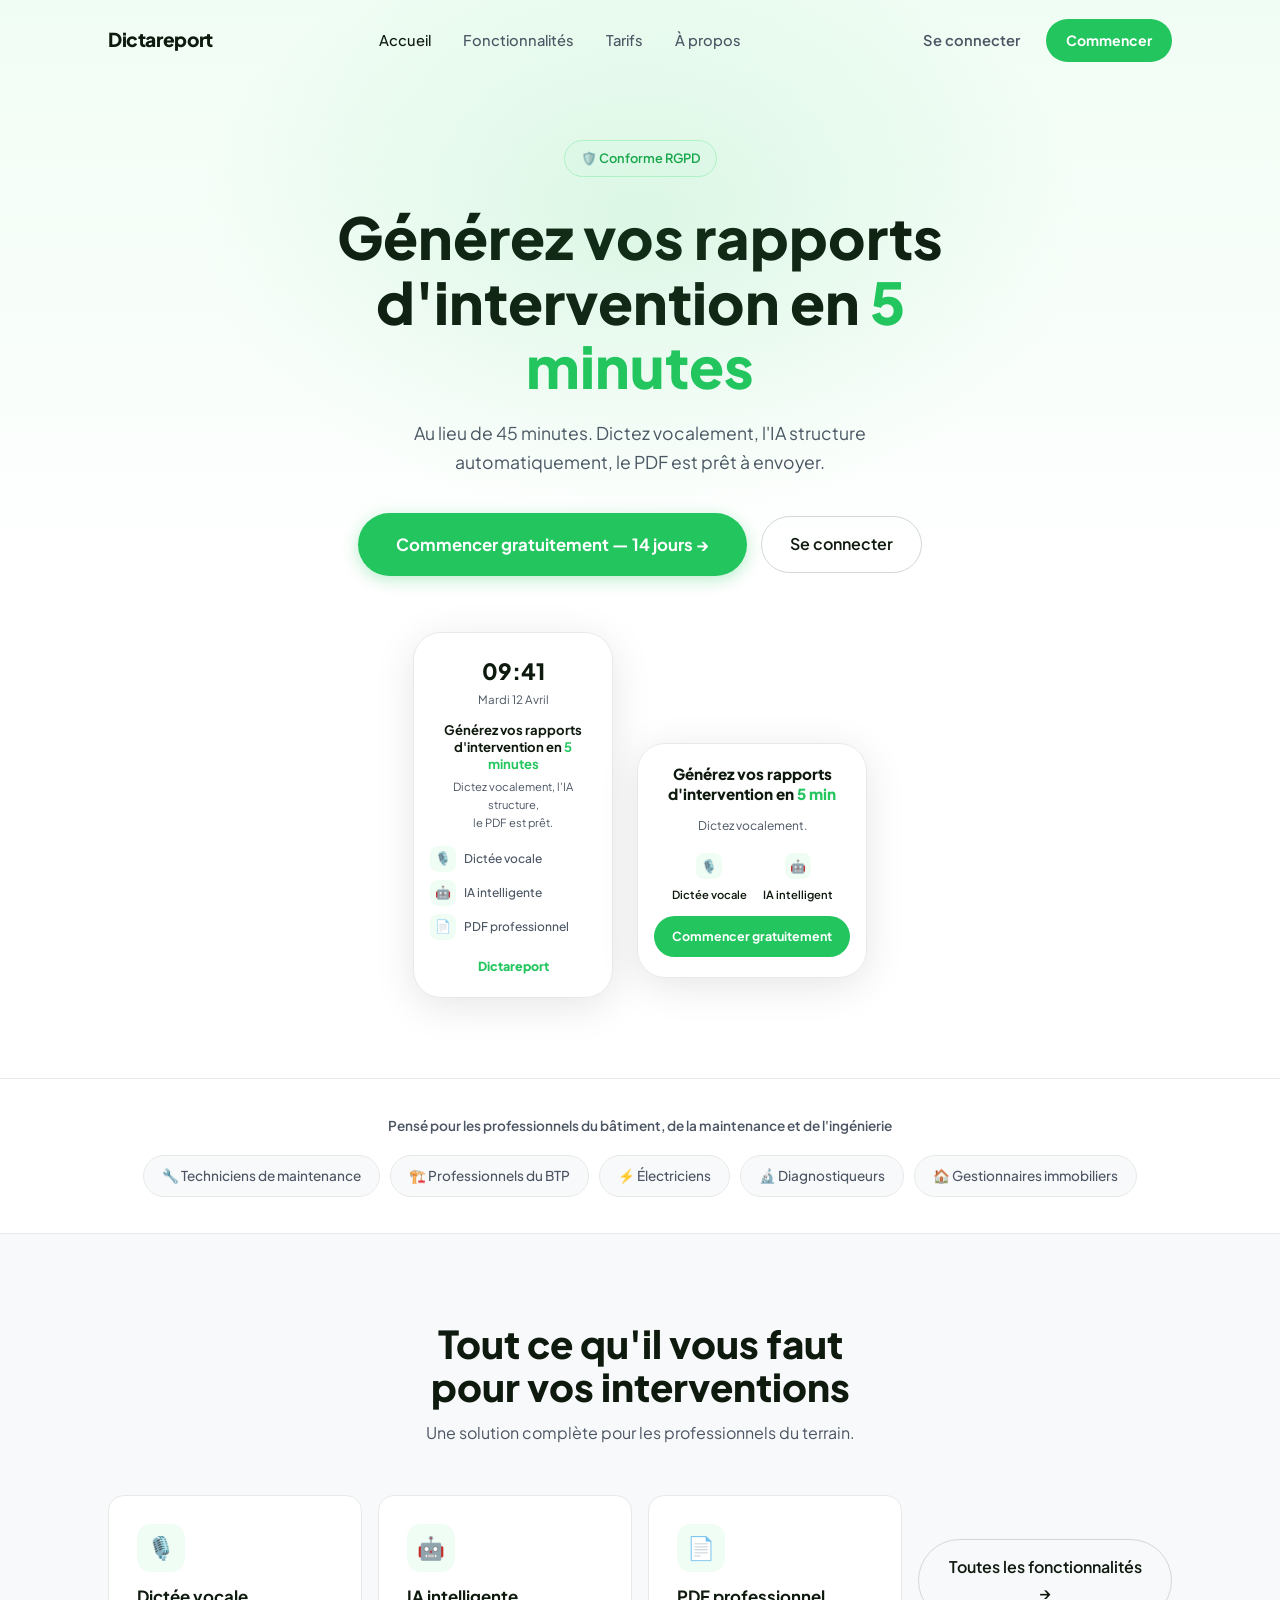
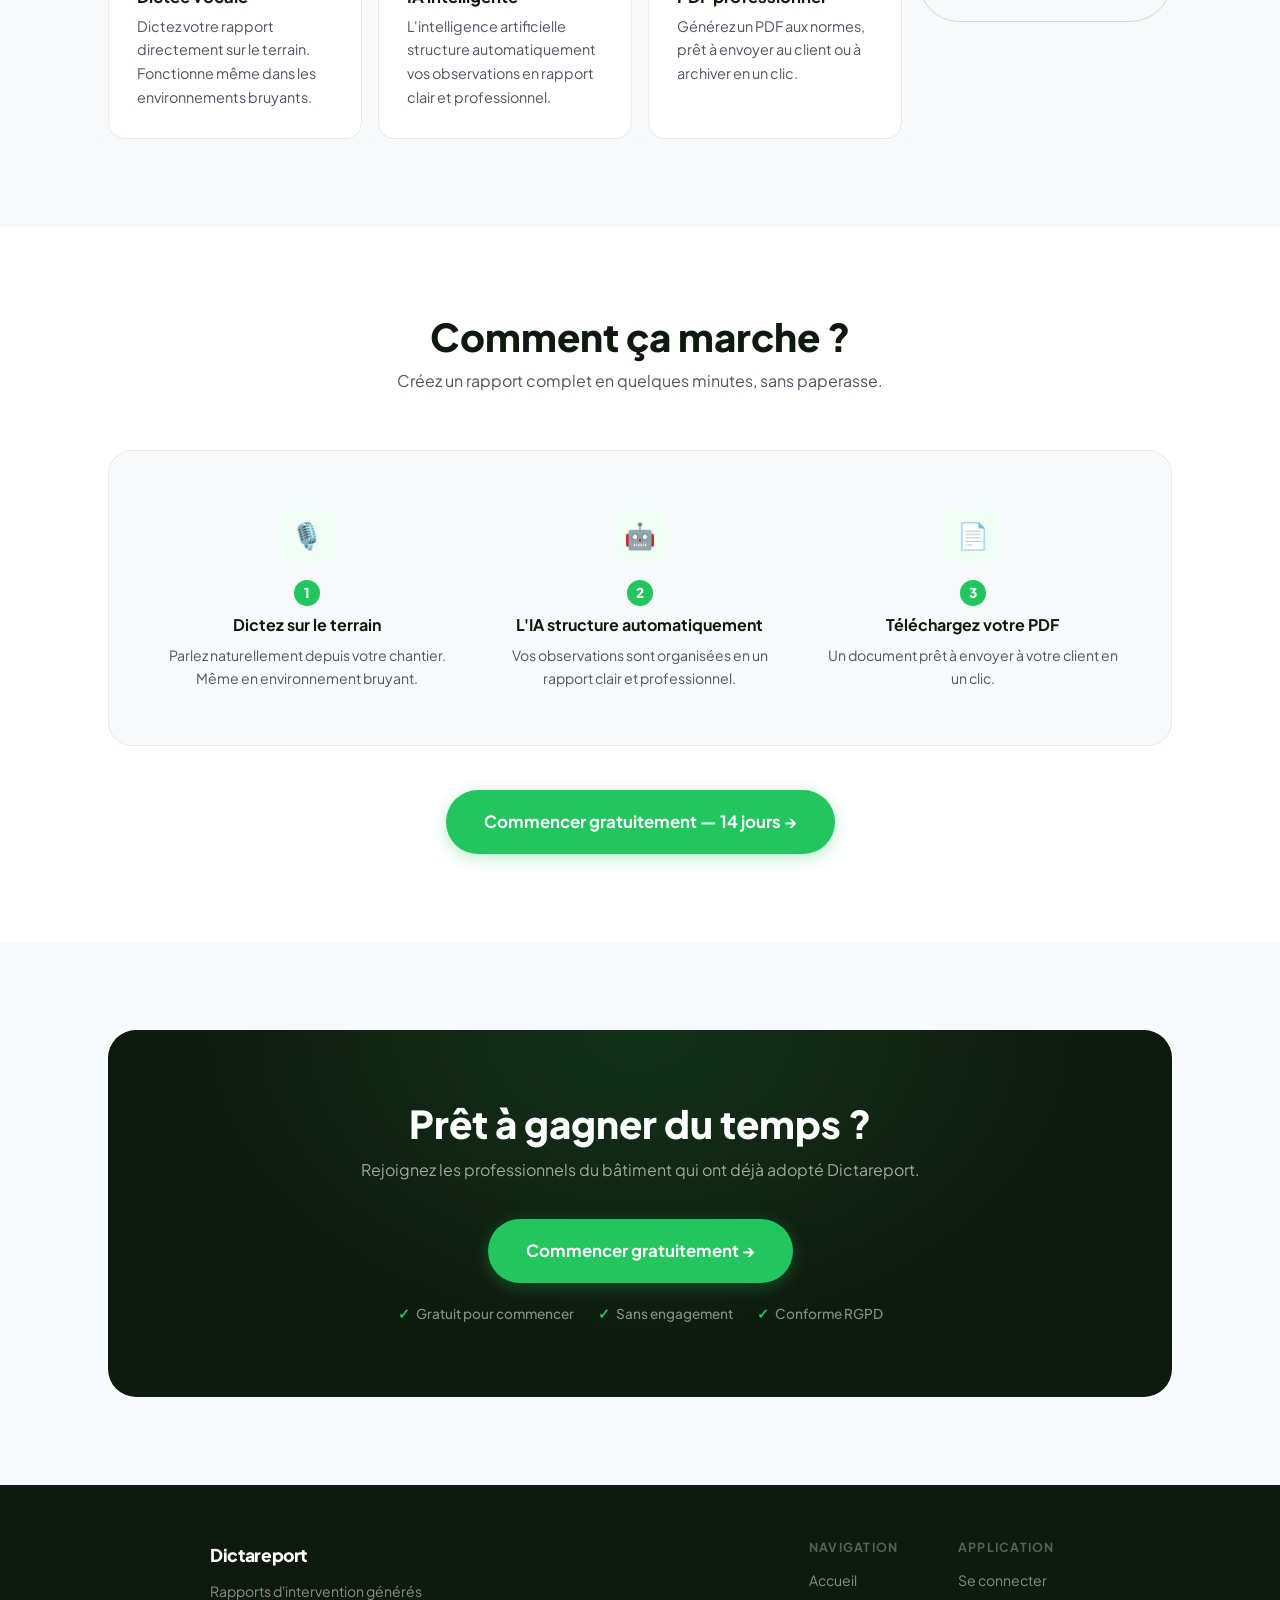
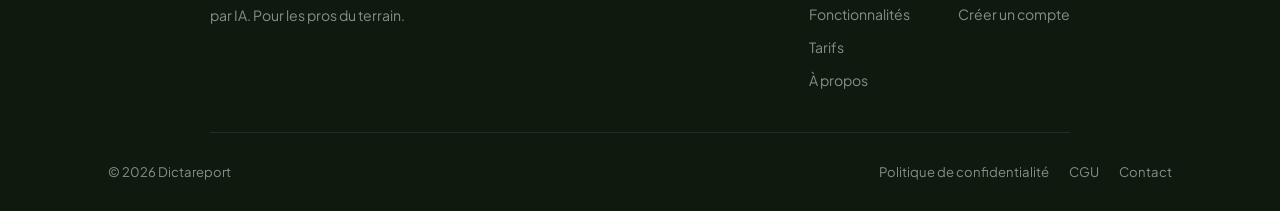
<file: index.html>
<!DOCTYPE html>
<html lang="fr">
<head>
  <meta charset="UTF-8" />
  <meta name="viewport" content="width=device-width, initial-scale=1.0" />
  <title>Dictareport – Générez vos rapports d'intervention en 5 minutes</title>
  <meta name="description" content="Au lieu de 45 minutes. Dictez vocalement sur le terrain, l'IA structure automatiquement, le PDF est prêt à envoyer. Essai gratuit 14 jours." />
  <meta name="keywords" content="rapport intervention IA, dictée vocale rapport, rapport technicien automatique, PDF intervention, Dictareport" />
  <meta name="robots" content="index, follow" />
  <link rel="canonical" href="https://dictareport.com/" />
  <meta property="og:title" content="Dictareport – Rapports d'intervention en 5 minutes" />
  <meta property="og:description" content="Dictez sur le terrain, l'IA structure automatiquement, le PDF est prêt à envoyer." />
  <meta property="og:type" content="website" />
  <meta property="og:url" content="https://dictareport.com/" />
  <meta name="twitter:card" content="summary_large_image" />

  <!-- PIXEL FB — décommenter quand tu auras ton ID
  <script>!function(f,b,e,v,n,t,s){if(f.fbq)return;n=f.fbq=function(){n.callMethod?n.callMethod.apply(n,arguments):n.queue.push(arguments)};if(!f._fbq)f._fbq=n;n.push=n;n.loaded=!0;n.version='2.0';n.queue=[];t=b.createElement(e);t.async=!0;t.src=v;s=b.getElementsByTagName(e)[0];s.parentNode.insertBefore(t,s)}(window,document,'script','https://connect.facebook.net/en_US/fbevents.js');fbq('init','TON_PIXEL_ID');fbq('track','PageView');</script>
  -->
  <!-- GTM — décommenter quand tu auras ton ID
  <script>(function(w,d,s,l,i){w[l]=w[l]||[];w[l].push({'gtm.start':new Date().getTime(),event:'gtm.js'});var f=d.getElementsByTagName(s)[0],j=d.createElement(s),dl=l!='dataLayer'?'&l='+l:'';j.async=true;j.src='https://www.googletagmanager.com/gtm.js?id='+i+dl;f.parentNode.insertBefore(j,f);})(window,document,'script','dataLayer','GTM-XXXXXXX');</script>
  -->

  <script type="application/ld+json">{"@context":"https://schema.org","@type":"SoftwareApplication","name":"Dictareport","description":"Générez vos rapports d'intervention en 5 minutes grâce à l'IA. Dictez, l'IA structure, le PDF est prêt.","applicationCategory":"BusinessApplication","operatingSystem":"Web","url":"https://dictareport.com","offers":{"@type":"Offer","price":"0","priceCurrency":"EUR"}}</script>

  <link rel="preconnect" href="https://fonts.googleapis.com">
  <link href="https://fonts.googleapis.com/css2?family=Plus+Jakarta+Sans:wght@400;500;600;700;800&display=swap" rel="stylesheet">
  <link rel="stylesheet" href="style.css" />
</head>
<body>

  <nav class="nav" id="navbar">
    <div class="nav-inner">
      <a href="index.html" class="logo">Dictareport</a>
      <button class="burger" id="burger"><span></span><span></span><span></span></button>
      <ul class="nav-links" id="navlinks">
        <li><a href="index.html" class="active">Accueil</a></li>
        <li><a href="fonctionnalites.html">Fonctionnalités</a></li>
        <li><a href="tarifs.html">Tarifs</a></li>
        <li><a href="a-propos.html">À propos</a></li>
      </ul>
      <div class="nav-right">
        <a href="https://hannibal-conseil-saas.vercel.app/login" target="_blank" class="nav-login">Se connecter</a>
        <a href="https://hannibal-conseil-saas.vercel.app/signup" target="_blank" class="nav-cta">Commencer</a>
      </div>
    </div>
  </nav>

  <!-- HERO -->
  <section class="hero">
    <div class="container">
      <div class="hero-badge">🛡️ Conforme RGPD</div>
      <h1>Générez vos rapports<br/>d'intervention en <span class="green">5 minutes</span></h1>
      <p class="hero-sub">Au lieu de 45 minutes. Dictez vocalement, l'IA structure automatiquement, le PDF est prêt à envoyer.</p>
      <div class="hero-cta">
        <a href="https://hannibal-conseil-saas.vercel.app/signup" target="_blank" class="btn-primary large">
          Commencer gratuitement — 14 jours →
        </a>
        <a href="https://hannibal-conseil-saas.vercel.app/login" target="_blank" class="btn-secondary">
          Se connecter
        </a>
      </div>

      <!-- Mockup téléphones style Canva -->
      <div class="hero-visual">
        <div class="phone-mock">
          <div class="phone-time">09:41</div>
          <div class="phone-date">Mardi 12 Avril</div>
          <div class="phone-title">Générez vos rapports<br/>d'intervention en <span class="green">5 minutes</span></div>
          <div class="phone-subtitle">Dictez vocalement, l'IA structure,<br/>le PDF est prêt.</div>
          <div class="phone-features">
            <div class="phone-feat"><div class="feat-icon">🎙️</div>Dictée vocale</div>
            <div class="phone-feat"><div class="feat-icon">🤖</div>IA intelligente</div>
            <div class="phone-feat"><div class="feat-icon">📄</div>PDF professionnel</div>
        </div>
          <div class="phone-brand">Dictareport</div>
        </div>
        <div class="phone-mock main">
          <div style="font-weight:800;font-size:0.95rem;margin-bottom:12px;line-height:1.3">Générez vos rapports<br/>d'intervention en <span class="green">5 min</span></div>
          <div style="font-size:0.75rem;color:var(--text-muted);margin-bottom:18px">Dictez vocalement.</div>
          <div style="display:flex;gap:16px;justify-content:center;margin-bottom:12px">
            <div style="text-align:center">
              <div class="feat-icon" style="margin:0 auto 6px">🎙️</div>
              <div style="font-size:0.7rem;font-weight:600">Dictée vocale</div>
            </div>
            <div style="text-align:center">
              <div class="feat-icon" style="margin:0 auto 6px">🤖</div>
              <div style="font-size:0.7rem;font-weight:600">IA intelligent</div>
            </div>
          </div>
          <a href="https://hannibal-conseil-saas.vercel.app/signup" target="_blank" style="display:block;background:var(--green);color:#fff;text-align:center;padding:10px;border-radius:100px;font-size:0.78rem;font-weight:700;margin-top:8px">
            Commencer gratuitement
          </a>
        </div>
      </div>
    </div>
  </section>

  <!-- SOCIAL PROOF -->
  <section class="social-proof">
    <div class="container">
      <p class="proof-text">Pensé pour les professionnels du bâtiment, de la maintenance et de l'ingénierie</p>
      <div class="proof-badges">
        <div class="proof-badge">🔧 Techniciens de maintenance</div>
        <div class="proof-badge">🏗️ Professionnels du BTP</div>
        <div class="proof-badge">⚡ Électriciens</div>
        <div class="proof-badge">🔬 Diagnostiqueurs</div>
        <div class="proof-badge">🏠 Gestionnaires immobiliers</div>
      </div>
    </div>
  </section>

  <!-- TOUT CE QU'IL VOUS FAUT -->
  <section class="features-section section">
    <div class="container">
      <h2>Tout ce qu'il vous faut<br/>pour vos interventions</h2>
      <p class="subtitle">Une solution complète pour les professionnels du terrain.</p>
      <div class="features-grid">
        <div class="feat-card fade-up">
          <div class="feat-card-icon">🎙️</div>
          <h3>Dictée vocale</h3>
          <p>Dictez votre rapport directement sur le terrain. Fonctionne même dans les environnements bruyants.</p>
        </div>
        <div class="feat-card fade-up">
          <div class="feat-card-icon">🤖</div>
          <h3>IA intelligente</h3>
          <p>L'intelligence artificielle structure automatiquement vos observations en rapport clair et professionnel.</p>
        </div>
        <div class="feat-card fade-up">
          <div class="feat-card-icon">📄</div>
          <h3>PDF professionnel</h3>
          <p>Générez un PDF aux normes, prêt à envoyer au client ou à archiver en un clic.</p>
        </div>
       <div class="center">
        <a href="fonctionnalites.html" class="btn-secondary">Toutes les fonctionnalités →</a>
      </div>
    </div>
  </section>

  <!-- COMMENT ÇA MARCHE -->
  <section class="how-section section">
    <div class="container">
      <h2>Comment ça marche ?</h2>
      <p class="subtitle">Créez un rapport complet en quelques minutes, sans paperasse.</p>
      <div class="how-box">
        <div class="how-steps">
          <div class="how-step fade-up">
            <div class="step-icon">🎙️</div>
            <div class="step-num-badge">1</div>
            <h3>Dictez sur le terrain</h3>
            <p>Parlez naturellement depuis votre chantier. Même en environnement bruyant.</p>
          </div>
          <div class="how-step fade-up">
            <div class="step-icon">🤖</div>
            <div class="step-num-badge">2</div>
            <h3>L'IA structure automatiquement</h3>
            <p>Vos observations sont organisées en un rapport clair et professionnel.</p>
          </div>
          <div class="how-step fade-up">
            <div class="step-icon">📄</div>
            <div class="step-num-badge">3</div>
            <h3>Téléchargez votre PDF</h3>
            <p>Un document prêt à envoyer à votre client en un clic.</p>
          </div>
        </div>
      </div>
      <div class="center">
        <a href="https://hannibal-conseil-saas.vercel.app/signup" target="_blank" class="btn-primary large">
          Commencer gratuitement — 14 jours →
        </a>
      </div>
    </div>
  </section>

  <!-- CTA FINAL -->
  <section class="cta-section section">
    <div class="container">
      <div class="cta-box">
        <h2>Prêt à gagner du temps ?</h2>
        <p>Rejoignez les professionnels du bâtiment qui ont déjà adopté Dictareport.</p>
        <a href="https://hannibal-conseil-saas.vercel.app/signup" target="_blank" class="btn-primary large">
          Commencer gratuitement →
        </a>
        <div class="cta-perks">
          <div class="cta-perk">Gratuit pour commencer</div>
          <div class="cta-perk">Sans engagement</div>
          <div class="cta-perk">Conforme RGPD</div>
        </div>
      </div>
    </div>
  </section>

  <!-- FOOTER -->
  <footer class="footer">
    <div class="container">
      <div class="footer-inner">
        <div class="footer-brand">
          <a href="index.html" class="logo">Dictareport</a>
          <p>Rapports d'intervention générés par IA. Pour les pros du terrain.</p>
        </div>
        <div class="footer-links">
          <div class="footer-col">
            <h4>Navigation</h4>
            <a href="index.html">Accueil</a>
            <a href="fonctionnalites.html">Fonctionnalités</a>
            <a href="tarifs.html">Tarifs</a>
            <a href="a-propos.html">À propos</a>
          </div>
          <div class="footer-col">
            <h4>Application</h4>
            <a href="https://hannibal-conseil-saas.vercel.app/login" target="_blank">Se connecter</a>
            <a href="https://hannibal-conseil-saas.vercel.app/signup" target="_blank">Créer un compte</a>
          </div>
        </div>
      </div>
      <div class="footer-bottom">
        <span>© 2026 Dictareport</span>
        <div class="footer-legal">
          <a href="mentions-legales.html#confidentialite">Politique de confidentialité</a>
          <a href="mentions-legales.html#cgu">CGU</a>
          <a href="a-propos.html">Contact</a>
        </div>
      </div>
    </div>
  </footer>

  <script src="main.js"></script>
</body>
</html>
</file>
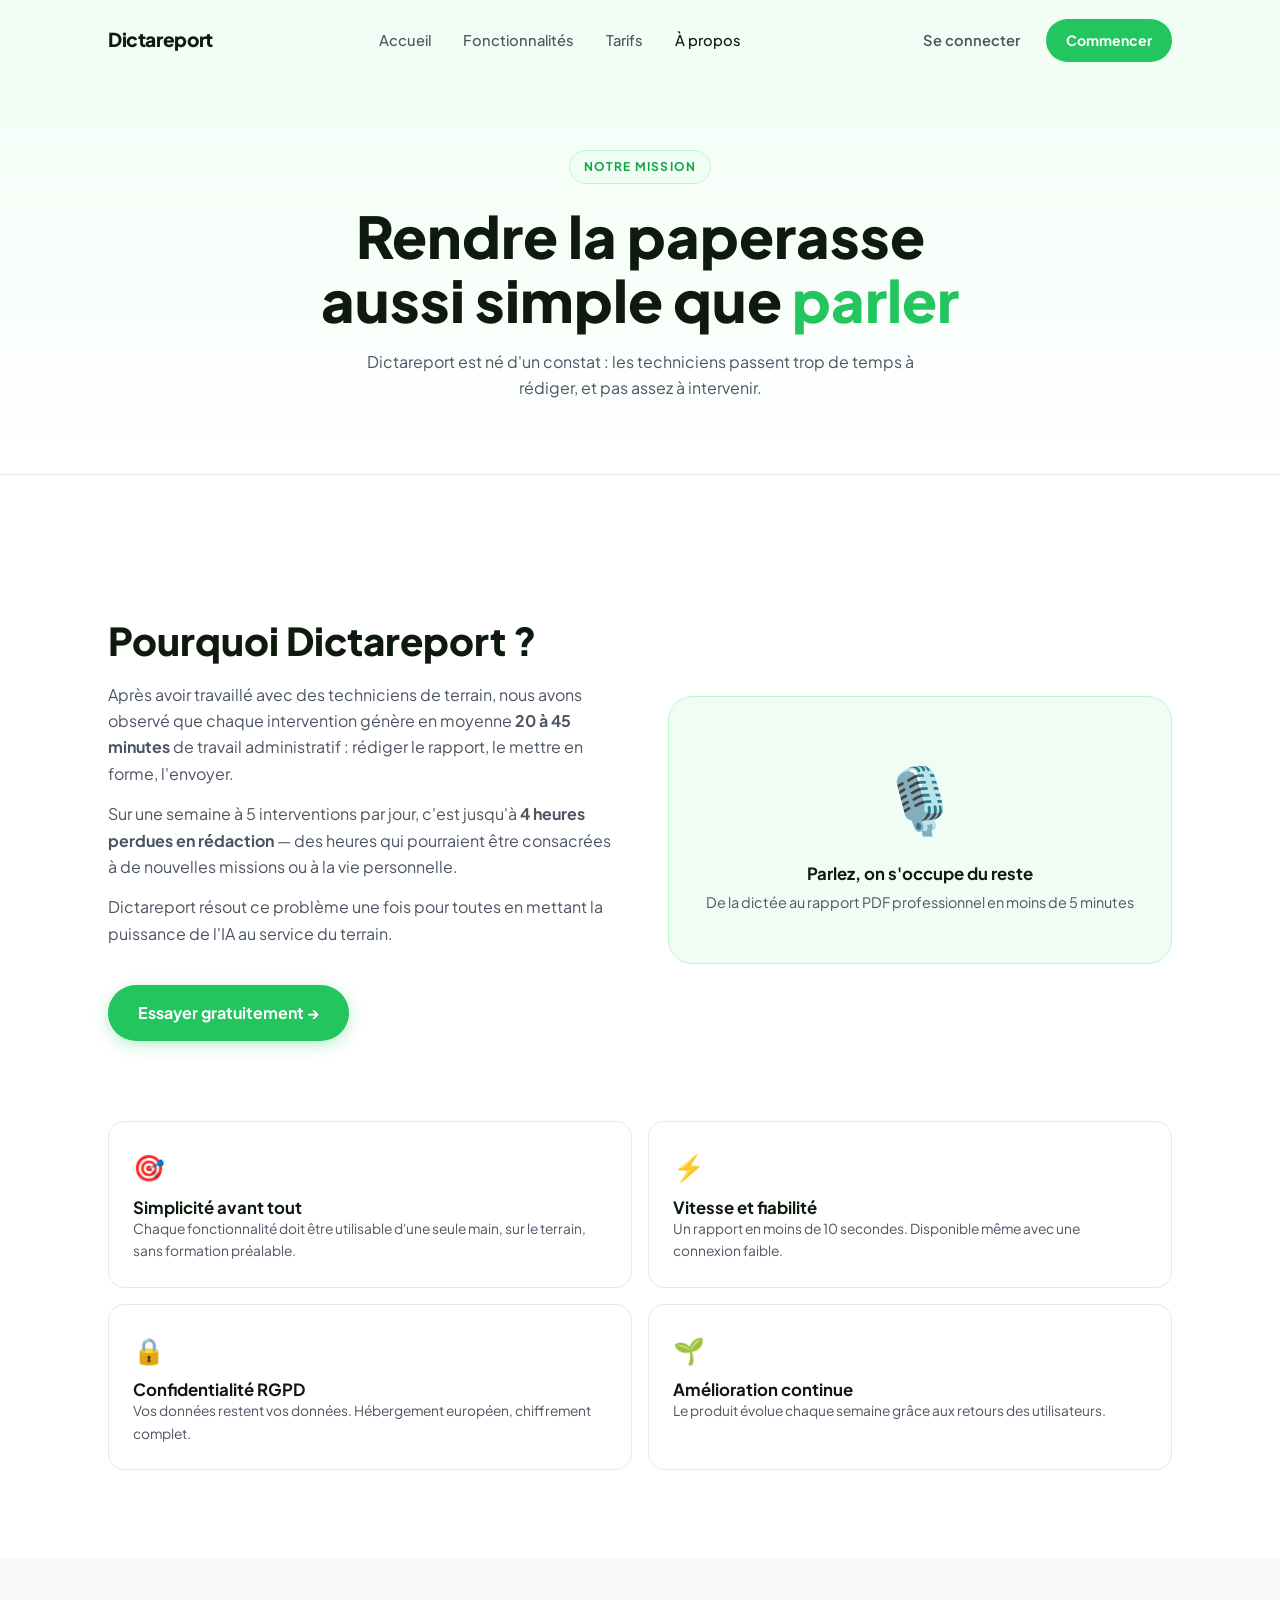
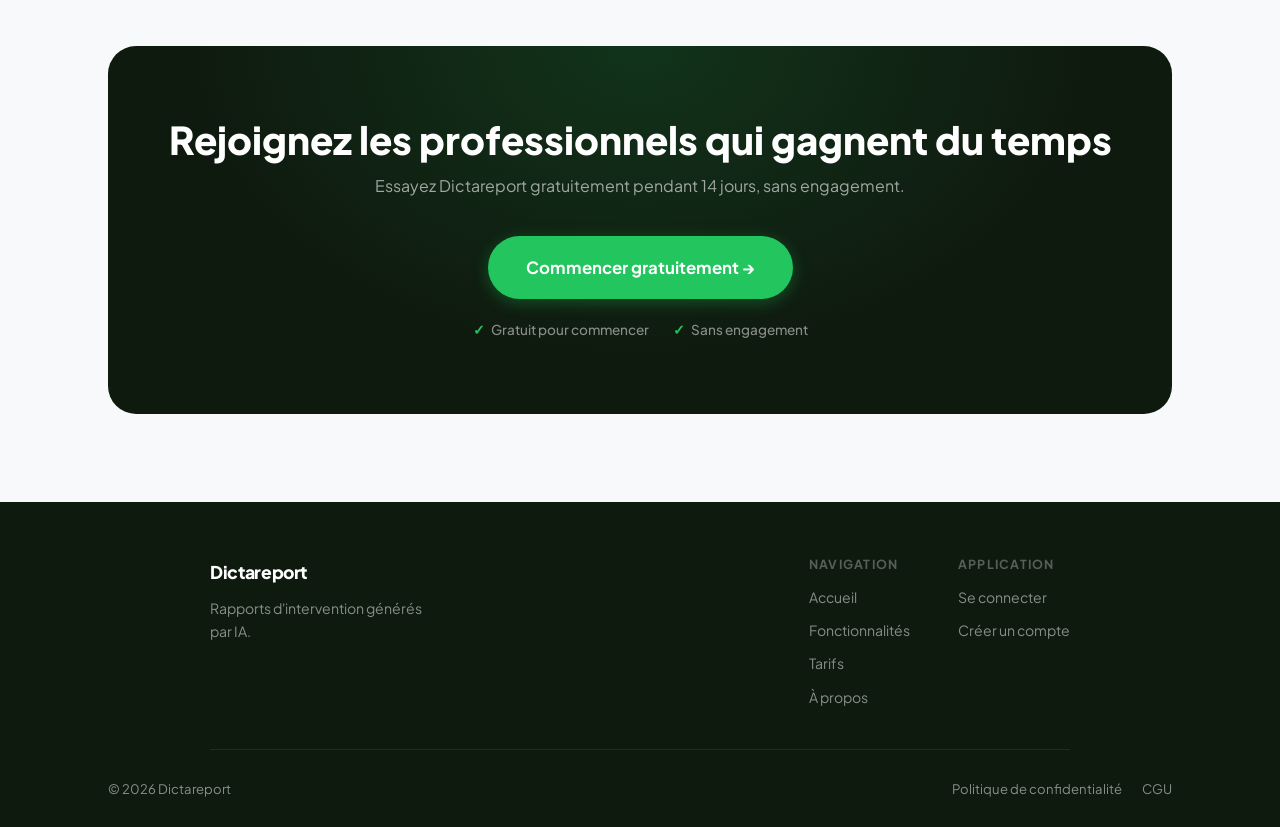
<file: a-propos.html>
<!DOCTYPE html>
<html lang="fr">
<head>
  <meta charset="UTF-8" /><meta name="viewport" content="width=device-width, initial-scale=1.0" />
  <title>À propos – Dictareport</title>
  <meta name="description" content="Découvrez la mission de Dictareport : simplifier la rédaction des rapports d'intervention pour les professionnels du terrain grâce à l'IA." />
  <meta name="robots" content="index, follow" />
  <link rel="canonical" href="https://dictareport.com/a-propos.html" />
  <link rel="preconnect" href="https://fonts.googleapis.com">
  <link href="https://fonts.googleapis.com/css2?family=Plus+Jakarta+Sans:wght@400;500;600;700;800&display=swap" rel="stylesheet">
  <link rel="stylesheet" href="style.css" />
</head>
<body>
  <nav class="nav" id="navbar">
    <div class="nav-inner">
      <a href="index.html" class="logo">Dictareport</a>
      <button class="burger" id="burger"><span></span><span></span><span></span></button>
      <ul class="nav-links" id="navlinks">
        <li><a href="index.html">Accueil</a></li>
        <li><a href="fonctionnalites.html">Fonctionnalités</a></li>
        <li><a href="tarifs.html">Tarifs</a></li>
        <li><a href="a-propos.html" class="active">À propos</a></li>
      </ul>
      <div class="nav-right">
        <a href="https://hannibal-conseil-saas.vercel.app/login" target="_blank" class="nav-login">Se connecter</a>
        <a href="https://hannibal-conseil-saas.vercel.app/signup" target="_blank" class="nav-cta">Commencer</a>
      </div>
    </div>
  </nav>

  <section class="page-hero">
    <div class="container">
      <div class="label">Notre mission</div>
      <h1>Rendre la paperasse<br/>aussi simple que <span class="green">parler</span></h1>
      <p>Dictareport est né d'un constat : les techniciens passent trop de temps à rédiger, et pas assez à intervenir.</p>
    </div>
  </section>

  <section class="section">
    <div class="container">
      <div class="about-grid">
        <div class="about-text">
          <h2 style="margin-bottom:20px">Pourquoi Dictareport ?</h2>
          <p>Après avoir travaillé avec des techniciens de terrain, nous avons observé que chaque intervention génère en moyenne <strong>20 à 45 minutes</strong> de travail administratif : rédiger le rapport, le mettre en forme, l'envoyer.</p>
          <p>Sur une semaine à 5 interventions par jour, c'est jusqu'à <strong>4 heures perdues en rédaction</strong> — des heures qui pourraient être consacrées à de nouvelles missions ou à la vie personnelle.</p>
          <p>Dictareport résout ce problème une fois pour toutes en mettant la puissance de l'IA au service du terrain.</p>
          <a href="https://hannibal-conseil-saas.vercel.app/signup" target="_blank" class="btn-primary" style="margin-top:24px">Essayer gratuitement →</a>
        </div>
        <div class="about-visual fade-up">
          <div class="icon">🎙️</div>
          <h3 style="margin-bottom:8px">Parlez, on s'occupe du reste</h3>
          <p style="color:var(--text-muted);font-size:0.9rem">De la dictée au rapport PDF professionnel en moins de 5 minutes</p>
        </div>
      </div>

      <div class="values-grid" style="margin-top:80px">
        <div class="value-card fade-up"><div class="v-icon">🎯</div><h3>Simplicité avant tout</h3><p>Chaque fonctionnalité doit être utilisable d'une seule main, sur le terrain, sans formation préalable.</p></div>
        <div class="value-card fade-up"><div class="v-icon">⚡</div><h3>Vitesse et fiabilité</h3><p>Un rapport en moins de 10 secondes. Disponible même avec une connexion faible.</p></div>
        <div class="value-card fade-up"><div class="v-icon">🔒</div><h3>Confidentialité RGPD</h3><p>Vos données restent vos données. Hébergement européen, chiffrement complet.</p></div>
        <div class="value-card fade-up"><div class="v-icon">🌱</div><h3>Amélioration continue</h3><p>Le produit évolue chaque semaine grâce aux retours des utilisateurs.</p></div>
      </div>
    </div>
  </section>

  <section class="cta-section section">
    <div class="container">
      <div class="cta-box">
        <h2>Rejoignez les professionnels qui gagnent du temps</h2>
        <p>Essayez Dictareport gratuitement pendant 14 jours, sans engagement.</p>
        <a href="https://hannibal-conseil-saas.vercel.app/signup" target="_blank" class="btn-primary large">Commencer gratuitement →</a>
        <div class="cta-perks"><div class="cta-perk">Gratuit pour commencer</div><div class="cta-perk">Sans engagement</div></div>
      </div>
    </div>
  </section>

  <footer class="footer">
    <div class="container">
      <div class="footer-inner">
        <div class="footer-brand"><a href="index.html" class="logo">Dictareport</a><p>Rapports d'intervention générés par IA.</p></div>
        <div class="footer-links">
          <div class="footer-col"><h4>Navigation</h4><a href="index.html">Accueil</a><a href="fonctionnalites.html">Fonctionnalités</a><a href="tarifs.html">Tarifs</a><a href="a-propos.html">À propos</a></div>
          <div class="footer-col"><h4>Application</h4><a href="https://hannibal-conseil-saas.vercel.app/login" target="_blank">Se connecter</a><a href="https://hannibal-conseil-saas.vercel.app/signup" target="_blank">Créer un compte</a></div>
        </div>
      </div>
      <div class="footer-bottom"><span>© 2026 Dictareport</span><div class="footer-legal"><a href="mentions-legales.html#confidentialite">Politique de confidentialité</a><a href="mentions-legales.html#cgu">CGU</a></div></div>
    </div>
  </footer>
  <script src="main.js"></script>
</body>
</html>
</file>
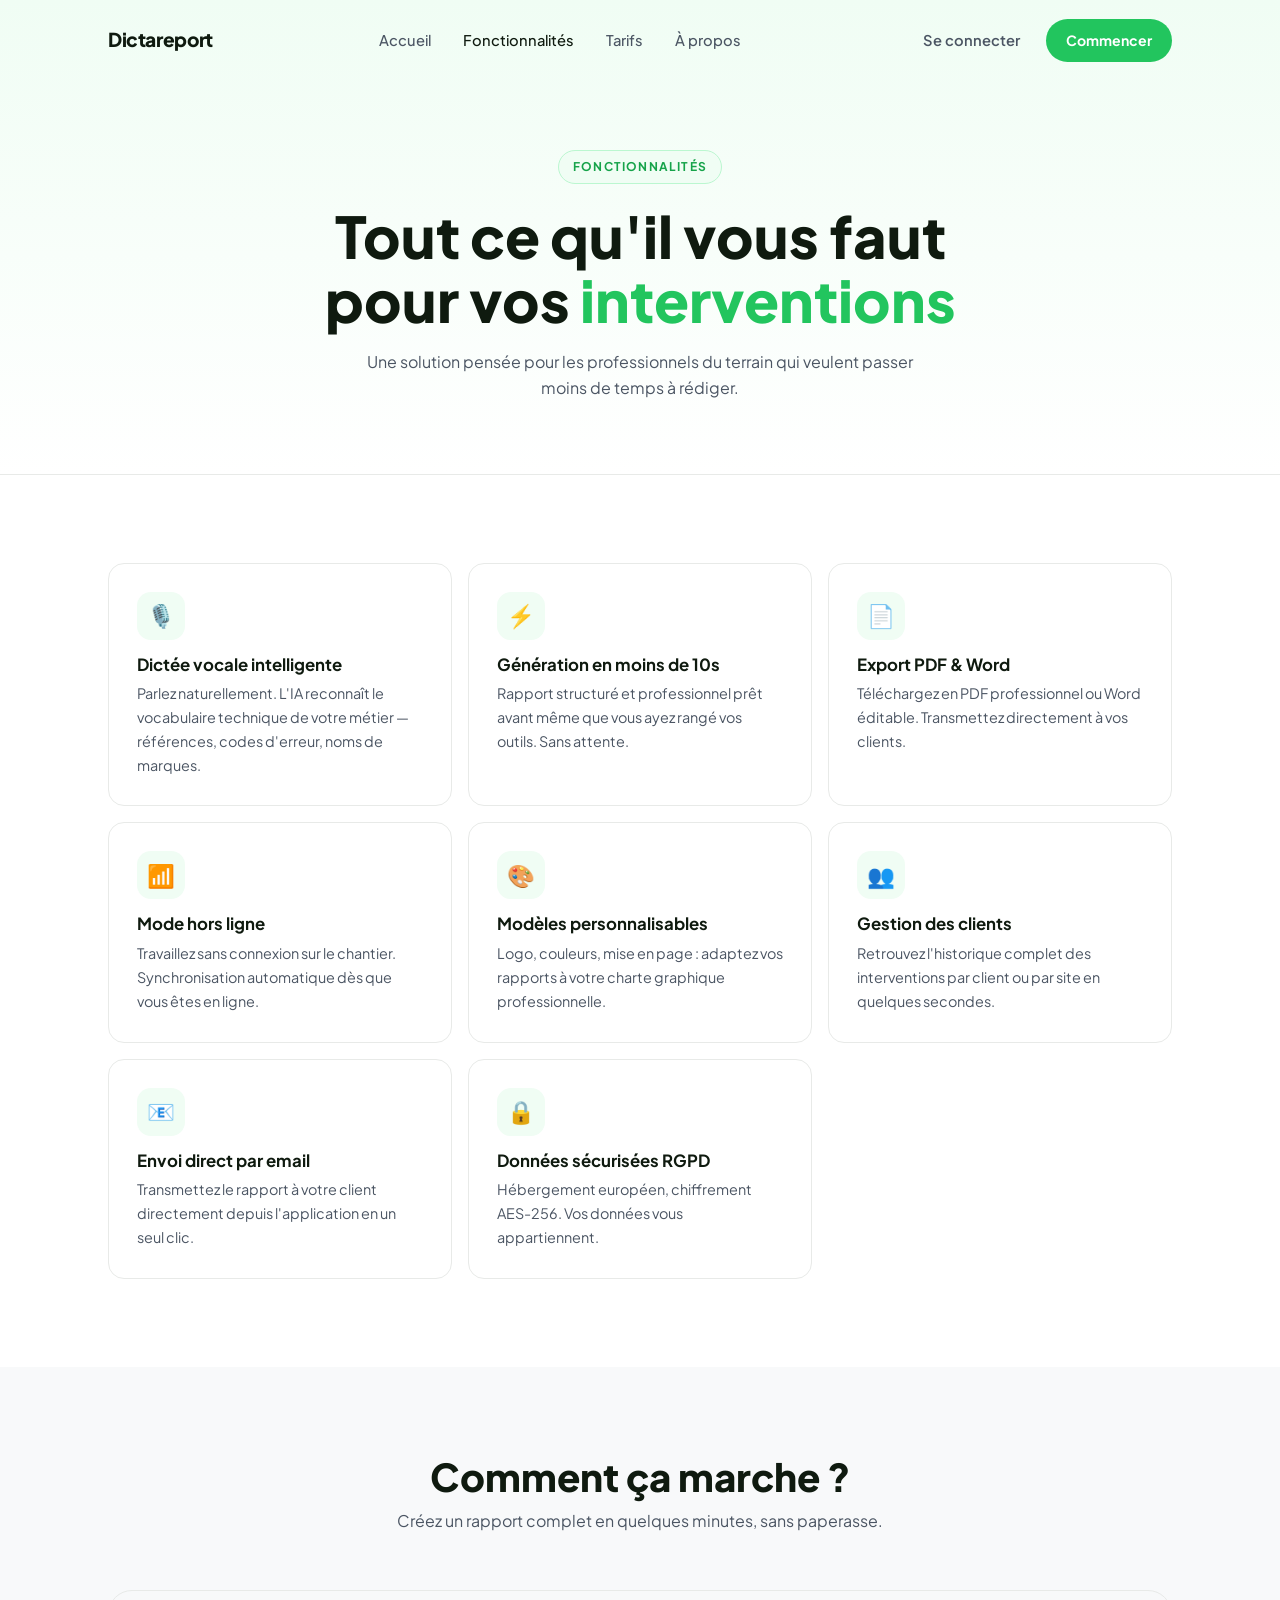
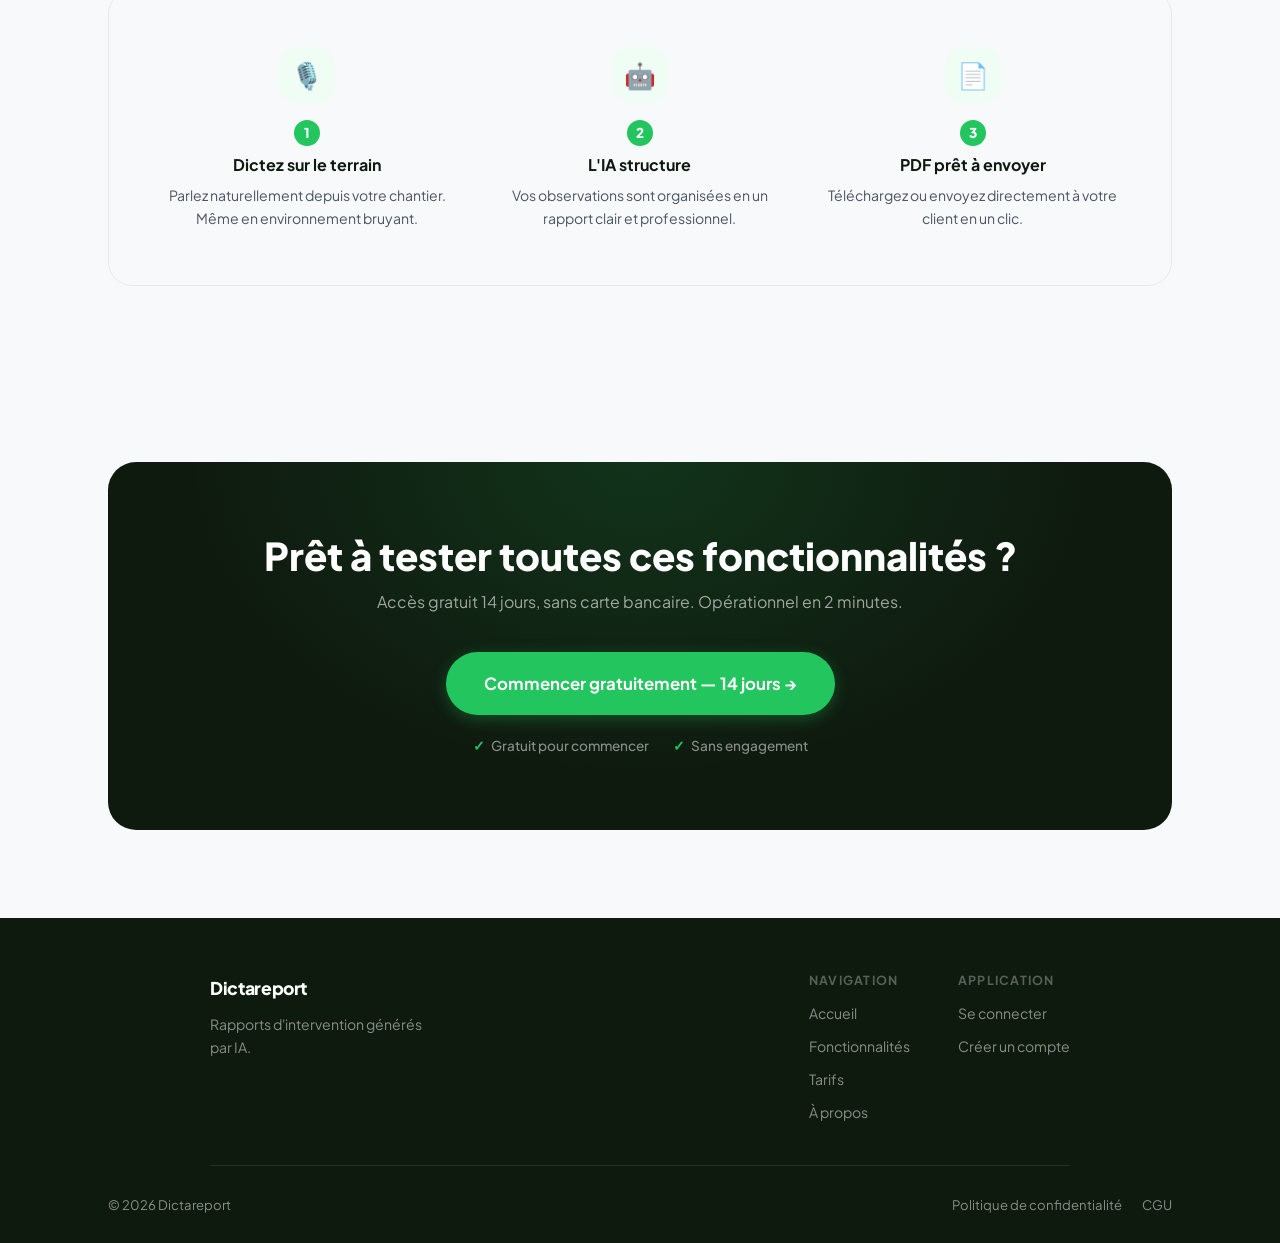
<file: fonctionnalites.html>
<!DOCTYPE html>
<html lang="fr">
<head>
  <meta charset="UTF-8" /><meta name="viewport" content="width=device-width, initial-scale=1.0" />
  <title>Fonctionnalités – Dictareport</title>
  <meta name="description" content="Dictée vocale IA, export PDF, mode hors ligne, gestion des clients. Tout ce dont les techniciens ont besoin pour leurs rapports d'intervention." />
  <meta name="robots" content="index, follow" />
  <link rel="canonical" href="https://dictareport.com/fonctionnalites.html" />
  <link rel="preconnect" href="https://fonts.googleapis.com">
  <link href="https://fonts.googleapis.com/css2?family=Plus+Jakarta+Sans:wght@400;500;600;700;800&display=swap" rel="stylesheet">
  <link rel="stylesheet" href="style.css" />
</head>
<body>
  <nav class="nav" id="navbar">
    <div class="nav-inner">
      <a href="index.html" class="logo">Dictareport</a>
      <button class="burger" id="burger"><span></span><span></span><span></span></button>
      <ul class="nav-links" id="navlinks">
        <li><a href="index.html">Accueil</a></li>
        <li><a href="fonctionnalites.html" class="active">Fonctionnalités</a></li>
        <li><a href="tarifs.html">Tarifs</a></li>
        <li><a href="a-propos.html">À propos</a></li>
      </ul>
      <div class="nav-right">
        <a href="https://hannibal-conseil-saas.vercel.app/login" target="_blank" class="nav-login">Se connecter</a>
        <a href="https://hannibal-conseil-saas.vercel.app/signup" target="_blank" class="nav-cta">Commencer</a>
      </div>
    </div>
  </nav>

  <section class="page-hero">
    <div class="container">
      <div class="label">Fonctionnalités</div>
      <h1>Tout ce qu'il vous faut<br/>pour vos <span class="green">interventions</span></h1>
      <p>Une solution pensée pour les professionnels du terrain qui veulent passer moins de temps à rédiger.</p>
    </div>
  </section>

  <section class="section">
    <div class="container">
      <div class="features-grid" style="grid-template-columns:repeat(auto-fit,minmax(260px,1fr))">
        <div class="feat-card fade-up">
          <div class="feat-card-icon">🎙️</div>
          <h3>Dictée vocale intelligente</h3>
          <p>Parlez naturellement. L'IA reconnaît le vocabulaire technique de votre métier — références, codes d'erreur, noms de marques.</p>
        </div>
        <div class="feat-card fade-up">
          <div class="feat-card-icon">⚡</div>
          <h3>Génération en moins de 10s</h3>
          <p>Rapport structuré et professionnel prêt avant même que vous ayez rangé vos outils. Sans attente.</p>
        </div>
        <div class="feat-card fade-up">
          <div class="feat-card-icon">📄</div>
          <h3>Export PDF & Word</h3>
          <p>Téléchargez en PDF professionnel ou Word éditable. Transmettez directement à vos clients.</p>
        </div>
        <div class="feat-card fade-up">
          <div class="feat-card-icon">📶</div>
          <h3>Mode hors ligne</h3>
          <p>Travaillez sans connexion sur le chantier. Synchronisation automatique dès que vous êtes en ligne.</p>
        </div>
        <div class="feat-card fade-up">
          <div class="feat-card-icon">🎨</div>
          <h3>Modèles personnalisables</h3>
          <p>Logo, couleurs, mise en page : adaptez vos rapports à votre charte graphique professionnelle.</p>
        </div>
        <div class="feat-card fade-up">
          <div class="feat-card-icon">👥</div>
          <h3>Gestion des clients</h3>
          <p>Retrouvez l'historique complet des interventions par client ou par site en quelques secondes.</p>
        </div>
        <div class="feat-card fade-up">
          <div class="feat-card-icon">📧</div>
          <h3>Envoi direct par email</h3>
          <p>Transmettez le rapport à votre client directement depuis l'application en un seul clic.</p>
        </div>
        <div class="feat-card fade-up">
          <div class="feat-card-icon">🔒</div>
          <h3>Données sécurisées RGPD</h3>
          <p>Hébergement européen, chiffrement AES-256. Vos données vous appartiennent.</p>
        </div>
      </div>
    </div>
  </section>

  <!-- HOW -->
  <section class="how-section section" style="background:var(--bg2)">
    <div class="container">
      <h2>Comment ça marche ?</h2>
      <p class="subtitle">Créez un rapport complet en quelques minutes, sans paperasse.</p>
      <div class="how-box">
        <div class="how-steps">
          <div class="how-step"><div class="step-icon">🎙️</div><div class="step-num-badge">1</div><h3>Dictez sur le terrain</h3><p>Parlez naturellement depuis votre chantier. Même en environnement bruyant.</p></div>
          <div class="how-step"><div class="step-icon">🤖</div><div class="step-num-badge">2</div><h3>L'IA structure</h3><p>Vos observations sont organisées en un rapport clair et professionnel.</p></div>
          <div class="how-step"><div class="step-icon">📄</div><div class="step-num-badge">3</div><h3>PDF prêt à envoyer</h3><p>Téléchargez ou envoyez directement à votre client en un clic.</p></div>
        </div>
      </div>
    </div>
  </section>

  <section class="cta-section section">
    <div class="container">
      <div class="cta-box">
        <h2>Prêt à tester toutes ces fonctionnalités ?</h2>
        <p>Accès gratuit 14 jours, sans carte bancaire. Opérationnel en 2 minutes.</p>
        <a href="https://hannibal-conseil-saas.vercel.app/signup" target="_blank" class="btn-primary large">Commencer gratuitement — 14 jours →</a>
        <div class="cta-perks"><div class="cta-perk">Gratuit pour commencer</div><div class="cta-perk">Sans engagement</div></div>
      </div>
    </div>
  </section>

  <footer class="footer">
    <div class="container">
      <div class="footer-inner">
        <div class="footer-brand"><a href="index.html" class="logo">Dictareport</a><p>Rapports d'intervention générés par IA.</p></div>
        <div class="footer-links">
          <div class="footer-col"><h4>Navigation</h4><a href="index.html">Accueil</a><a href="fonctionnalites.html">Fonctionnalités</a><a href="tarifs.html">Tarifs</a><a href="a-propos.html">À propos</a></div>
          <div class="footer-col"><h4>Application</h4><a href="https://hannibal-conseil-saas.vercel.app/login" target="_blank">Se connecter</a><a href="https://hannibal-conseil-saas.vercel.app/signup" target="_blank">Créer un compte</a></div>
        </div>
      </div>
      <div class="footer-bottom"><span>© 2026 Dictareport</span><div class="footer-legal"><a href="mentions-legales.html#confidentialite">Politique de confidentialité</a><a href="mentions-legales.html#cgu">CGU</a></div></div>
    </div>
  </footer>
  <script src="main.js"></script>
</body>
</html>
</file>
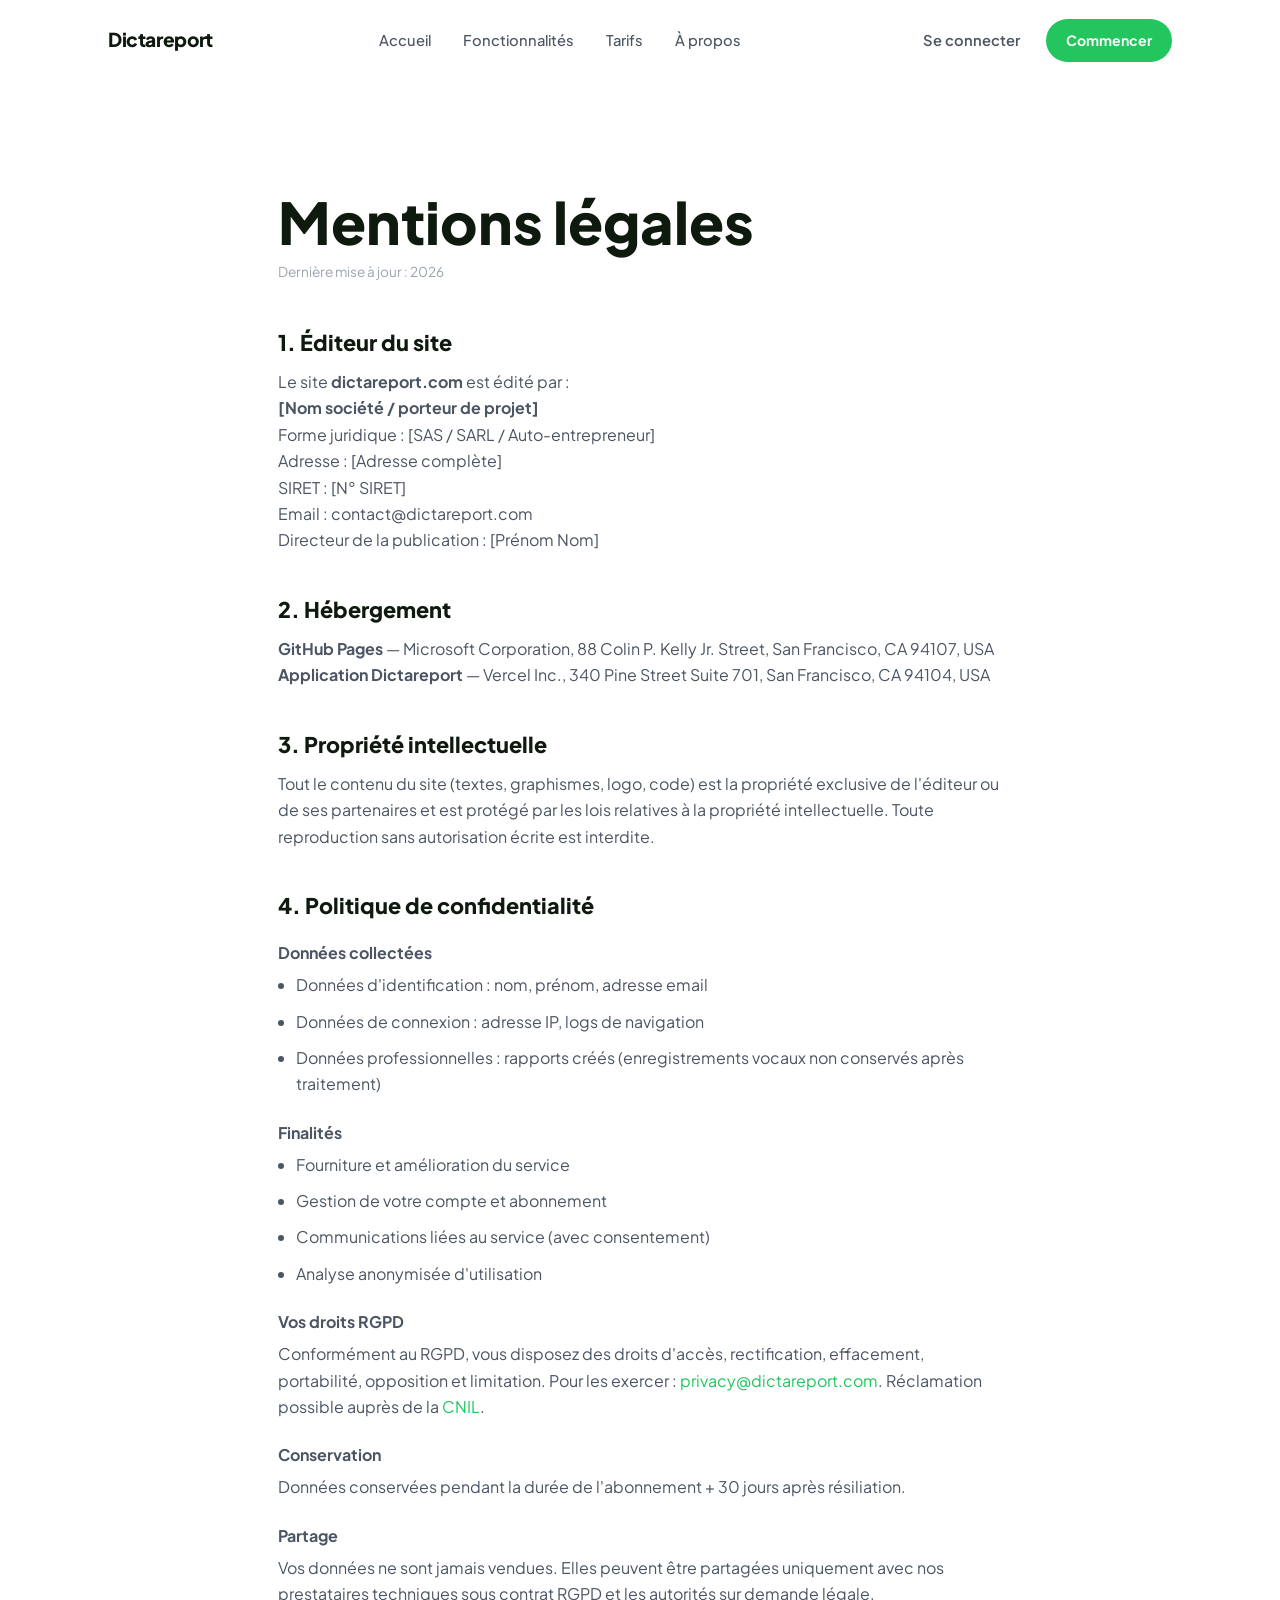
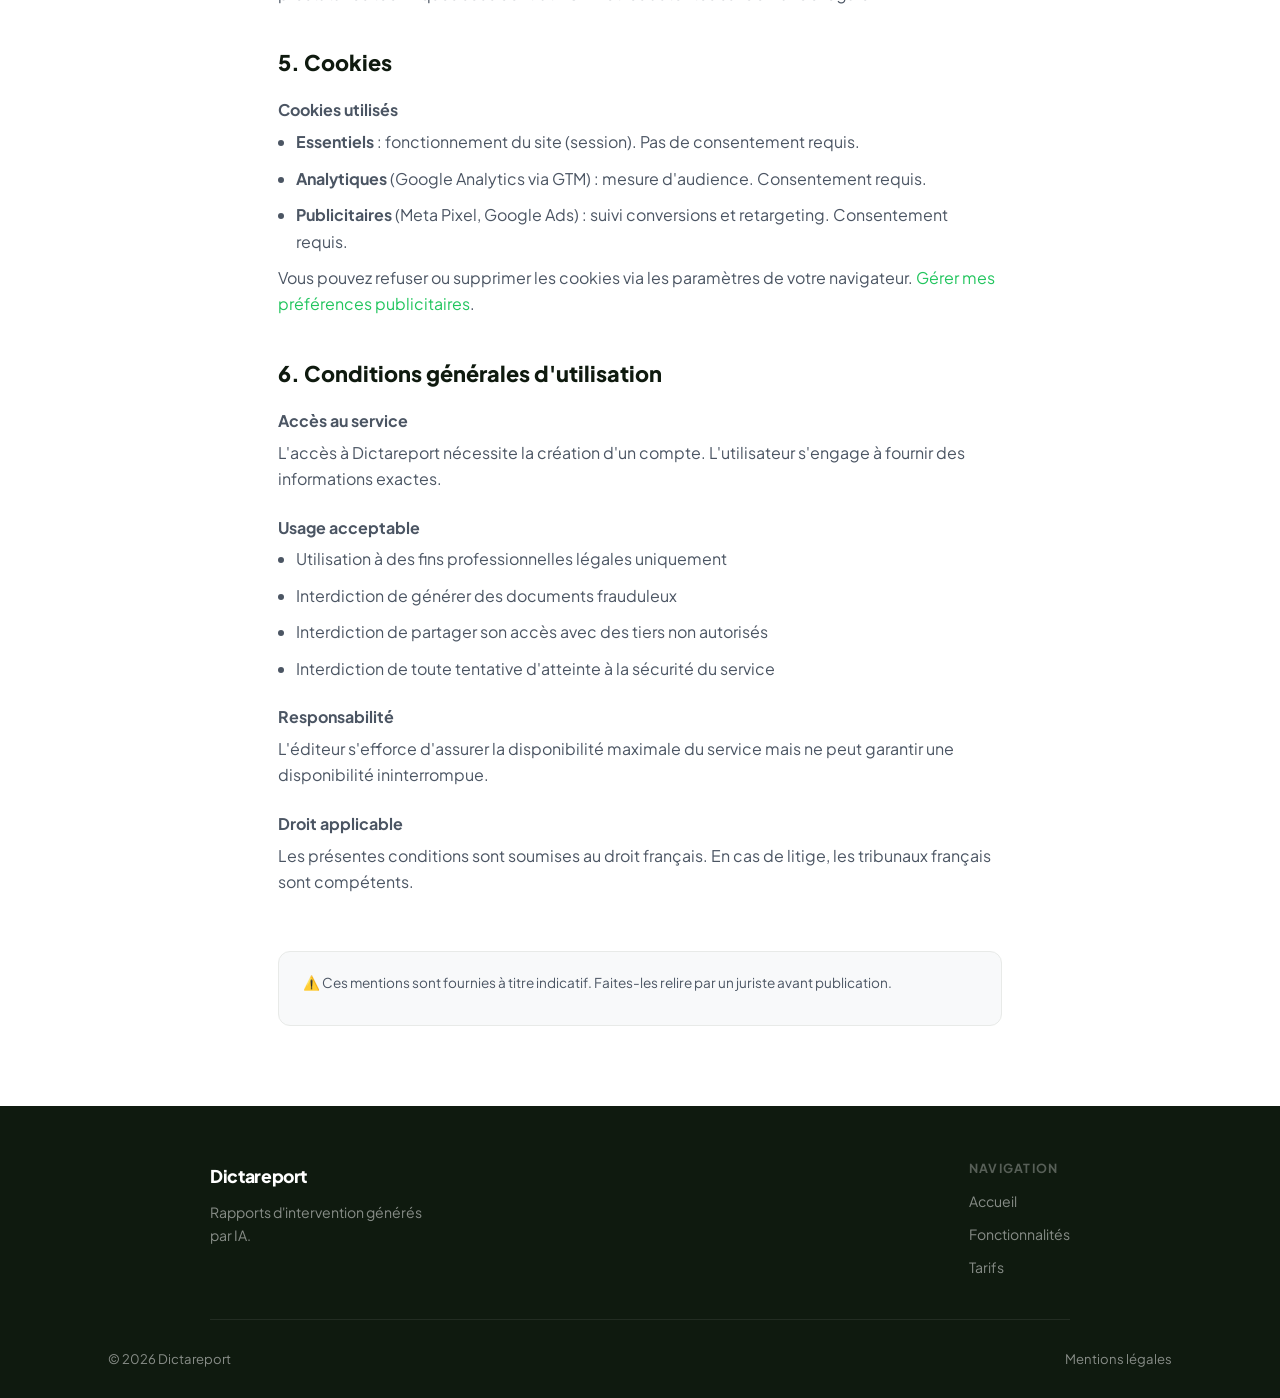
<file: mentions-legales.html>
<!DOCTYPE html>
<html lang="fr">
<head>
  <meta charset="UTF-8" /><meta name="viewport" content="width=device-width, initial-scale=1.0" />
  <title>Mentions légales – Dictareport</title>
  <meta name="robots" content="noindex, follow" />
  <link rel="preconnect" href="https://fonts.googleapis.com">
  <link href="https://fonts.googleapis.com/css2?family=Plus+Jakarta+Sans:wght@400;500;600;700;800&display=swap" rel="stylesheet">
  <link rel="stylesheet" href="style.css" />
</head>
<body>
  <nav class="nav scrolled" id="navbar">
    <div class="nav-inner">
      <a href="index.html" class="logo">Dictareport</a>
      <button class="burger" id="burger"><span></span><span></span><span></span></button>
      <ul class="nav-links" id="navlinks">
        <li><a href="index.html">Accueil</a></li>
        <li><a href="fonctionnalites.html">Fonctionnalités</a></li>
        <li><a href="tarifs.html">Tarifs</a></li>
        <li><a href="a-propos.html">À propos</a></li>
      </ul>
      <div class="nav-right">
        <a href="https://hannibal-conseil-saas.vercel.app/login" target="_blank" class="nav-login">Se connecter</a>
        <a href="https://hannibal-conseil-saas.vercel.app/signup" target="_blank" class="nav-cta">Commencer</a>
      </div>
    </div>
  </nav>

  <div class="legal-content" style="padding-top:110px">
    <h1 style="margin-bottom:6px">Mentions légales</h1>
    <p style="color:var(--text-dim);font-size:0.85rem;margin-bottom:48px">Dernière mise à jour : 2026</p>

    <h2>1. Éditeur du site</h2>
    <p>Le site <strong>dictareport.com</strong> est édité par :<br/>
    <strong>[Nom société / porteur de projet]</strong><br/>
    Forme juridique : [SAS / SARL / Auto-entrepreneur]<br/>
    Adresse : [Adresse complète]<br/>
    SIRET : [N° SIRET]<br/>
    Email : contact@dictareport.com<br/>
    Directeur de la publication : [Prénom Nom]</p>

    <h2>2. Hébergement</h2>
    <p><strong>GitHub Pages</strong> — Microsoft Corporation, 88 Colin P. Kelly Jr. Street, San Francisco, CA 94107, USA<br/>
    <strong>Application Dictareport</strong> — Vercel Inc., 340 Pine Street Suite 701, San Francisco, CA 94104, USA</p>

    <h2>3. Propriété intellectuelle</h2>
    <p>Tout le contenu du site (textes, graphismes, logo, code) est la propriété exclusive de l'éditeur ou de ses partenaires et est protégé par les lois relatives à la propriété intellectuelle. Toute reproduction sans autorisation écrite est interdite.</p>

    <h2 id="confidentialite">4. Politique de confidentialité</h2>
    <h3>Données collectées</h3>
    <ul>
      <li>Données d'identification : nom, prénom, adresse email</li>
      <li>Données de connexion : adresse IP, logs de navigation</li>
      <li>Données professionnelles : rapports créés (enregistrements vocaux non conservés après traitement)</li>
    </ul>
    <h3>Finalités</h3>
    <ul>
      <li>Fourniture et amélioration du service</li>
      <li>Gestion de votre compte et abonnement</li>
      <li>Communications liées au service (avec consentement)</li>
      <li>Analyse anonymisée d'utilisation</li>
    </ul>
    <h3>Vos droits RGPD</h3>
    <p>Conformément au RGPD, vous disposez des droits d'accès, rectification, effacement, portabilité, opposition et limitation. Pour les exercer : <a href="mailto:privacy@dictareport.com">privacy@dictareport.com</a>. Réclamation possible auprès de la <a href="https://www.cnil.fr" target="_blank">CNIL</a>.</p>
    <h3>Conservation</h3>
    <p>Données conservées pendant la durée de l'abonnement + 30 jours après résiliation.</p>
    <h3>Partage</h3>
    <p>Vos données ne sont jamais vendues. Elles peuvent être partagées uniquement avec nos prestataires techniques sous contrat RGPD et les autorités sur demande légale.</p>

    <h2 id="cookies">5. Cookies</h2>
    <h3>Cookies utilisés</h3>
    <ul>
      <li><strong>Essentiels</strong> : fonctionnement du site (session). Pas de consentement requis.</li>
      <li><strong>Analytiques</strong> (Google Analytics via GTM) : mesure d'audience. Consentement requis.</li>
      <li><strong>Publicitaires</strong> (Meta Pixel, Google Ads) : suivi conversions et retargeting. Consentement requis.</li>
    </ul>
    <p>Vous pouvez refuser ou supprimer les cookies via les paramètres de votre navigateur. <a href="https://www.youronlinechoices.eu/fr/" target="_blank">Gérer mes préférences publicitaires</a>.</p>

    <h2 id="cgu">6. Conditions générales d'utilisation</h2>
    <h3>Accès au service</h3>
    <p>L'accès à Dictareport nécessite la création d'un compte. L'utilisateur s'engage à fournir des informations exactes.</p>
    <h3>Usage acceptable</h3>
    <ul>
      <li>Utilisation à des fins professionnelles légales uniquement</li>
      <li>Interdiction de générer des documents frauduleux</li>
      <li>Interdiction de partager son accès avec des tiers non autorisés</li>
      <li>Interdiction de toute tentative d'atteinte à la sécurité du service</li>
    </ul>
    <h3>Responsabilité</h3>
    <p>L'éditeur s'efforce d'assurer la disponibilité maximale du service mais ne peut garantir une disponibilité ininterrompue.</p>
    <h3>Droit applicable</h3>
    <p>Les présentes conditions sont soumises au droit français. En cas de litige, les tribunaux français sont compétents.</p>

    <div style="margin-top:56px;padding:20px 24px;background:var(--bg2);border:1px solid var(--border);border-radius:12px">
      <p style="font-size:0.85rem;color:var(--text-muted)">⚠️ Ces mentions sont fournies à titre indicatif. Faites-les relire par un juriste avant publication.</p>
    </div>
  </div>

  <footer class="footer" style="margin-top:80px">
    <div class="container">
      <div class="footer-inner">
        <div class="footer-brand"><a href="index.html" class="logo">Dictareport</a><p>Rapports d'intervention générés par IA.</p></div>
        <div class="footer-links">
          <div class="footer-col"><h4>Navigation</h4><a href="index.html">Accueil</a><a href="fonctionnalites.html">Fonctionnalités</a><a href="tarifs.html">Tarifs</a></div>
        </div>
      </div>
      <div class="footer-bottom"><span>© 2026 Dictareport</span><div class="footer-legal"><a href="mentions-legales.html">Mentions légales</a></div></div>
    </div>
  </footer>
  <script src="main.js"></script>
</body>
</html>
</file>
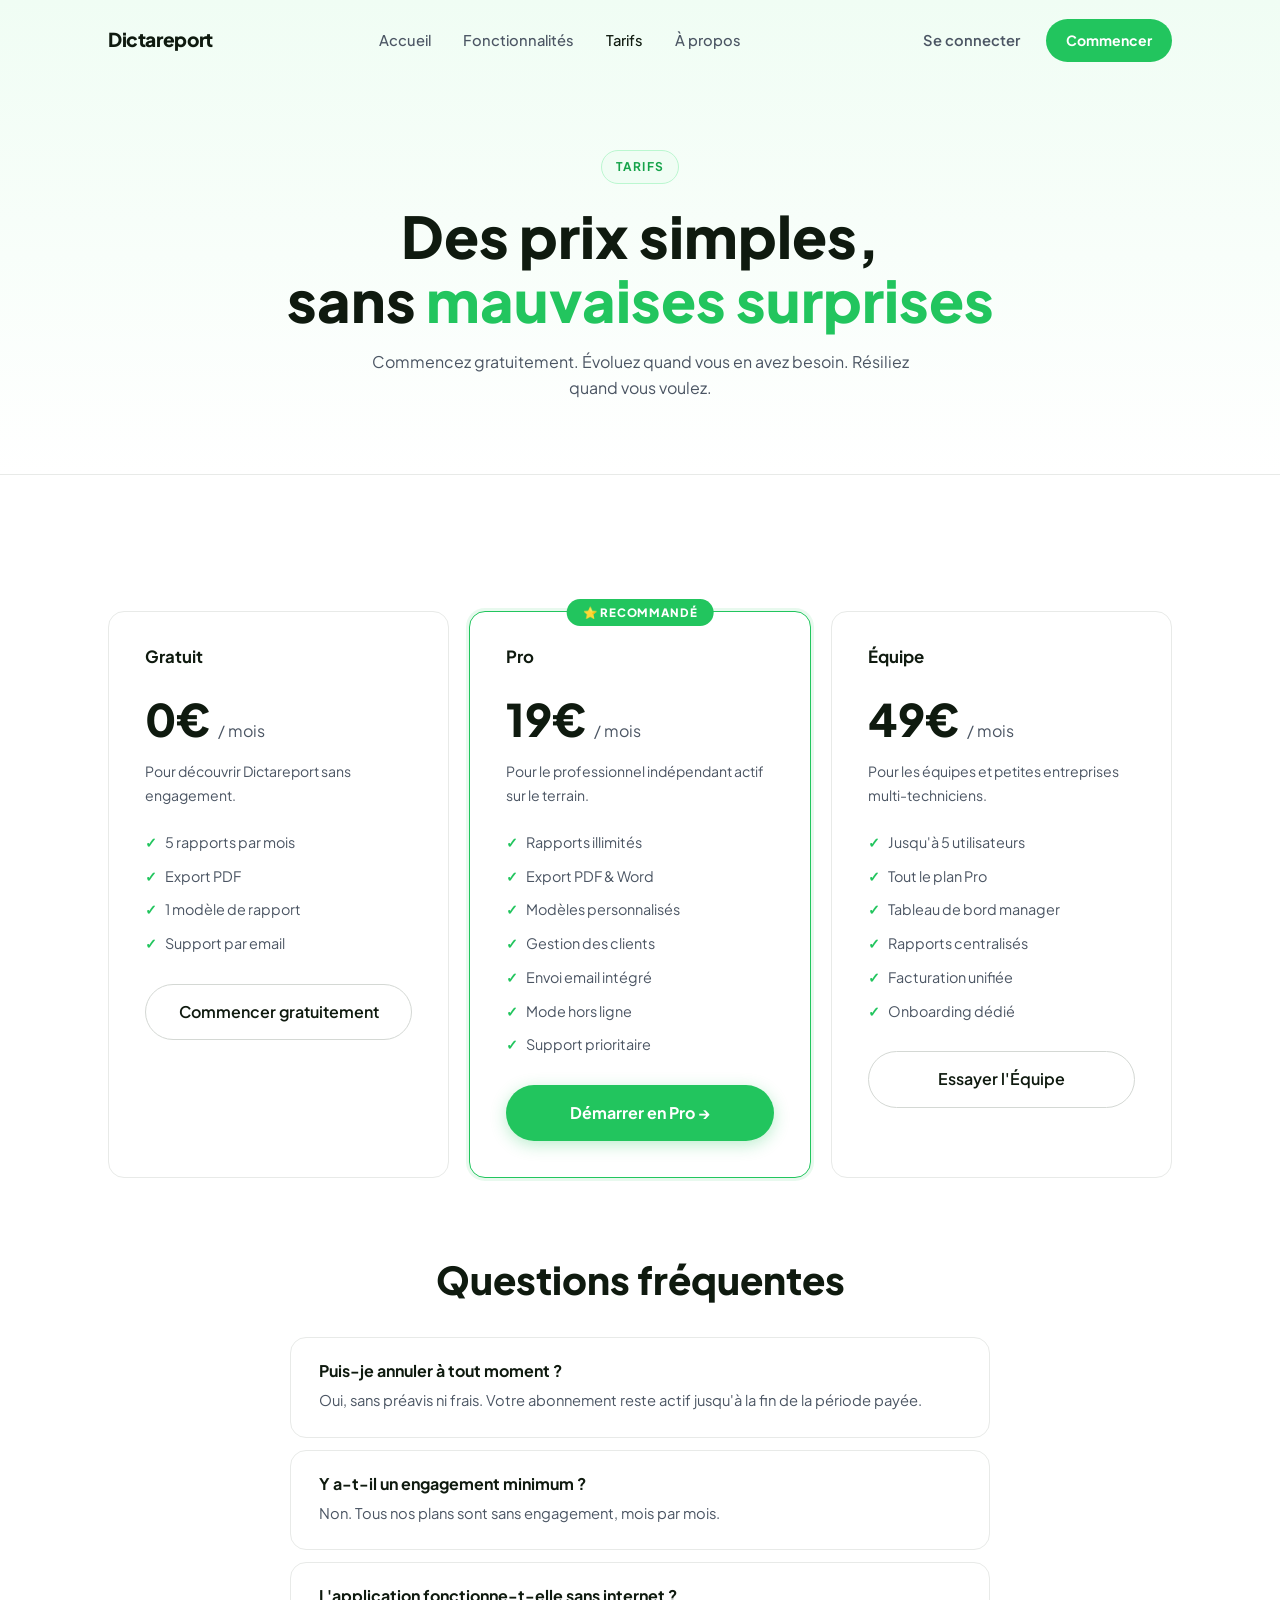
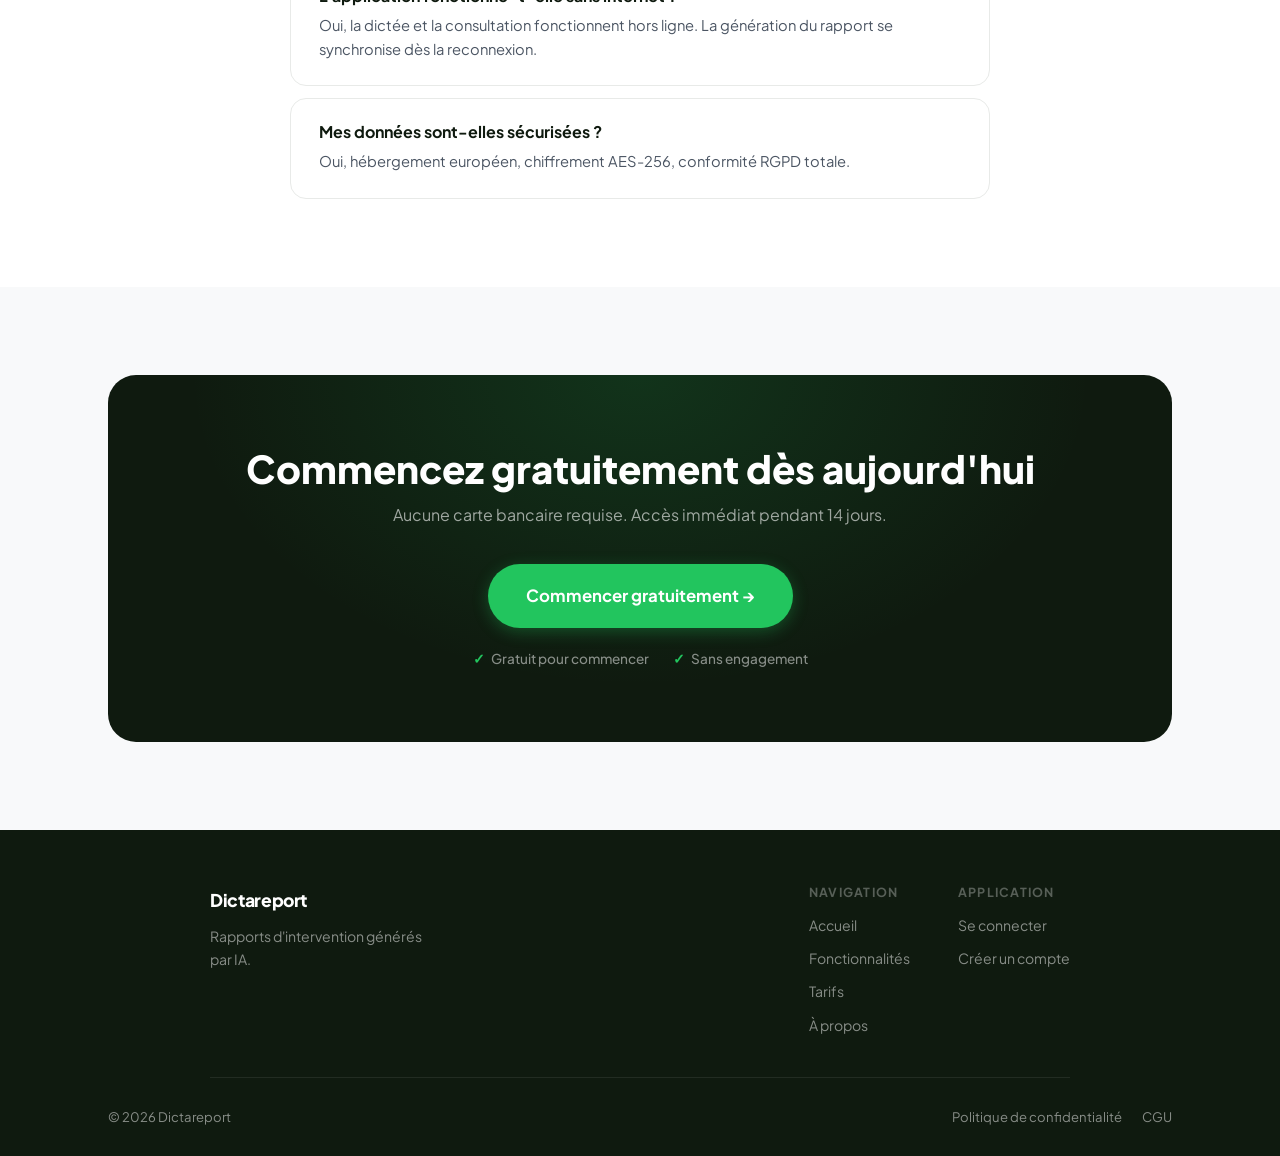
<file: tarifs.html>
<!DOCTYPE html>
<html lang="fr">
<head>
  <meta charset="UTF-8" /><meta name="viewport" content="width=device-width, initial-scale=1.0" />
  <title>Tarifs – Dictareport</title>
  <meta name="description" content="Commencez gratuitement avec Dictareport. Plans flexibles pour indépendants et équipes. Sans engagement, résiliez quand vous voulez." />
  <meta name="robots" content="index, follow" />
  <link rel="canonical" href="https://dictareport.com/tarifs.html" />
  <link rel="preconnect" href="https://fonts.googleapis.com">
  <link href="https://fonts.googleapis.com/css2?family=Plus+Jakarta+Sans:wght@400;500;600;700;800&display=swap" rel="stylesheet">
  <link rel="stylesheet" href="style.css" />
  <script type="application/ld+json">{"@context":"https://schema.org","@type":"SoftwareApplication","name":"Dictareport","offers":[{"@type":"Offer","name":"Gratuit","price":"0","priceCurrency":"EUR"},{"@type":"Offer","name":"Pro","price":"19","priceCurrency":"EUR"},{"@type":"Offer","name":"Équipe","price":"49","priceCurrency":"EUR"}]}</script>
</head>
<body>
  <nav class="nav" id="navbar">
    <div class="nav-inner">
      <a href="index.html" class="logo">Dictareport</a>
      <button class="burger" id="burger"><span></span><span></span><span></span></button>
      <ul class="nav-links" id="navlinks">
        <li><a href="index.html">Accueil</a></li>
        <li><a href="fonctionnalites.html">Fonctionnalités</a></li>
        <li><a href="tarifs.html" class="active">Tarifs</a></li>
        <li><a href="a-propos.html">À propos</a></li>
      </ul>
      <div class="nav-right">
        <a href="https://hannibal-conseil-saas.vercel.app/login" target="_blank" class="nav-login">Se connecter</a>
        <a href="https://hannibal-conseil-saas.vercel.app/signup" target="_blank" class="nav-cta">Commencer</a>
      </div>
    </div>
  </nav>

  <section class="page-hero">
    <div class="container">
      <div class="label">Tarifs</div>
      <h1>Des prix simples,<br/>sans <span class="green">mauvaises surprises</span></h1>
      <p>Commencez gratuitement. Évoluez quand vous en avez besoin. Résiliez quand vous voulez.</p>
    </div>
  </section>

  <section class="section">
    <div class="container">
      <div class="pricing-grid">
        <div class="pricing-card fade-up">
          <h3>Gratuit</h3>
          <div class="price">0€ <span>/ mois</span></div>
          <p class="price-desc">Pour découvrir Dictareport sans engagement.</p>
          <ul class="price-features">
            <li>5 rapports par mois</li>
            <li>Export PDF</li>
            <li>1 modèle de rapport</li>
            <li>Support par email</li>
          </ul>
          <a href="https://hannibal-conseil-saas.vercel.app/signup" target="_blank" class="btn-secondary" style="width:100%">Commencer gratuitement</a>
        </div>
        <div class="pricing-card featured fade-up">
          <div class="pricing-badge">⭐ Recommandé</div>
          <h3>Pro</h3>
          <div class="price">19€ <span>/ mois</span></div>
          <p class="price-desc">Pour le professionnel indépendant actif sur le terrain.</p>
          <ul class="price-features">
            <li>Rapports illimités</li>
            <li>Export PDF & Word</li>
            <li>Modèles personnalisés</li>
            <li>Gestion des clients</li>
            <li>Envoi email intégré</li>
            <li>Mode hors ligne</li>
            <li>Support prioritaire</li>
          </ul>
          <a href="https://hannibal-conseil-saas.vercel.app/signup" target="_blank" class="btn-primary" style="width:100%">Démarrer en Pro →</a>
        </div>
        <div class="pricing-card fade-up">
          <h3>Équipe</h3>
          <div class="price">49€ <span>/ mois</span></div>
          <p class="price-desc">Pour les équipes et petites entreprises multi-techniciens.</p>
          <ul class="price-features">
            <li>Jusqu'à 5 utilisateurs</li>
            <li>Tout le plan Pro</li>
            <li>Tableau de bord manager</li>
            <li>Rapports centralisés</li>
            <li>Facturation unifiée</li>
            <li>Onboarding dédié</li>
          </ul>
          <a href="https://hannibal-conseil-saas.vercel.app/signup" target="_blank" class="btn-secondary" style="width:100%">Essayer l'Équipe</a>
        </div>
      </div>

      <div style="margin-top:80px">
        <h2 style="text-align:center;margin-bottom:36px">Questions fréquentes</h2>
        <div class="faq-list">
          <div class="faq-item fade-up"><h3>Puis-je annuler à tout moment ?</h3><p>Oui, sans préavis ni frais. Votre abonnement reste actif jusqu'à la fin de la période payée.</p></div>
          <div class="faq-item fade-up"><h3>Y a-t-il un engagement minimum ?</h3><p>Non. Tous nos plans sont sans engagement, mois par mois.</p></div>
          <div class="faq-item fade-up"><h3>L'application fonctionne-t-elle sans internet ?</h3><p>Oui, la dictée et la consultation fonctionnent hors ligne. La génération du rapport se synchronise dès la reconnexion.</p></div>
          <div class="faq-item fade-up"><h3>Mes données sont-elles sécurisées ?</h3><p>Oui, hébergement européen, chiffrement AES-256, conformité RGPD totale.</p></div>
        </div>
      </div>
    </div>
  </section>

  <section class="cta-section section">
    <div class="container">
      <div class="cta-box">
        <h2>Commencez gratuitement dès aujourd'hui</h2>
        <p>Aucune carte bancaire requise. Accès immédiat pendant 14 jours.</p>
        <a href="https://hannibal-conseil-saas.vercel.app/signup" target="_blank" class="btn-primary large">Commencer gratuitement →</a>
        <div class="cta-perks"><div class="cta-perk">Gratuit pour commencer</div><div class="cta-perk">Sans engagement</div></div>
      </div>
    </div>
  </section>

  <footer class="footer">
    <div class="container">
      <div class="footer-inner">
        <div class="footer-brand"><a href="index.html" class="logo">Dictareport</a><p>Rapports d'intervention générés par IA.</p></div>
        <div class="footer-links">
          <div class="footer-col"><h4>Navigation</h4><a href="index.html">Accueil</a><a href="fonctionnalites.html">Fonctionnalités</a><a href="tarifs.html">Tarifs</a><a href="a-propos.html">À propos</a></div>
          <div class="footer-col"><h4>Application</h4><a href="https://hannibal-conseil-saas.vercel.app/login" target="_blank">Se connecter</a><a href="https://hannibal-conseil-saas.vercel.app/signup" target="_blank">Créer un compte</a></div>
        </div>
      </div>
      <div class="footer-bottom"><span>© 2026 Dictareport</span><div class="footer-legal"><a href="mentions-legales.html#confidentialite">Politique de confidentialité</a><a href="mentions-legales.html#cgu">CGU</a></div></div>
    </div>
  </footer>
  <script src="main.js"></script>
</body>
</html>
</file>
<file: style.css>
/* ============================================
   DICTAREPORT — White + Green Design
   ============================================ */

:root {
  --bg: #ffffff;
  --bg2: #f8f9fa;
  --bg3: #f1f5f0;
  --surface: #ffffff;
  --surface2: #f7faf7;
  --border: #e8eae8;
  --border2: #d4d8d4;
  --green: #22c55e;
  --green-dark: #16a34a;
  --green-hover: #15803d;
  --green-bg: #f0fdf4;
  --green-border: #bbf7d0;
  --text: #0f1a0f;
  --text-muted: #4b5563;
  --text-dim: #9ca3af;
  --radius: 16px;
  --shadow: 0 2px 16px rgba(0,0,0,0.07);
  --shadow-lg: 0 8px 40px rgba(0,0,0,0.10);
  --font: 'Plus Jakarta Sans', sans-serif;
}

*, *::before, *::after { box-sizing: border-box; margin: 0; padding: 0; }
html { scroll-behavior: smooth; }
body {
  background: var(--bg);
  color: var(--text);
  font-family: var(--font);
  font-size: 16px;
  line-height: 1.65;
  overflow-x: hidden;
}
a { color: inherit; text-decoration: none; }

.container { max-width: 1120px; margin: 0 auto; padding: 0 28px; }
.section { padding: 88px 0; }
.center { text-align: center; margin-top: 44px; }

/* TYPO */
h1, h2, h3, h4 { font-weight: 800; line-height: 1.12; }
h1 { font-size: clamp(2.2rem, 4.5vw, 3.6rem); }
h2 { font-size: clamp(1.8rem, 3vw, 2.6rem); }
h3 { font-size: 1.05rem; font-weight: 700; }
.green { color: var(--green); }

/* BUTTONS */
.btn-primary {
  display: inline-flex;
  align-items: center;
  justify-content: center;
  gap: 8px;
  background: var(--green);
  color: #fff;
  font-weight: 700;
  font-size: 1rem;
  padding: 15px 30px;
  border-radius: 100px;
  border: none;
  cursor: pointer;
  transition: all 0.2s;
  box-shadow: 0 4px 16px rgba(34,197,94,0.3);
}
.btn-primary:hover {
  background: var(--green-dark);
  transform: translateY(-2px);
  box-shadow: 0 8px 24px rgba(34,197,94,0.35);
}
.btn-primary.large { padding: 18px 38px; font-size: 1.05rem; }

.btn-secondary {
  display: inline-flex;
  align-items: center;
  justify-content: center;
  gap: 8px;
  background: transparent;
  color: var(--text);
  font-weight: 600;
  font-size: 1rem;
  padding: 14px 28px;
  border-radius: 100px;
  border: 1.5px solid var(--border2);
  cursor: pointer;
  transition: all 0.2s;
}
.btn-secondary:hover {
  border-color: var(--green);
  color: var(--green);
}

/* NAV */
.nav {
  position: fixed;
  top: 0; left: 0; right: 0;
  z-index: 999;
  padding: 18px 0;
  transition: all 0.3s;
}
.nav.scrolled {
  background: rgba(255,255,255,0.96);
  backdrop-filter: blur(16px);
  border-bottom: 1px solid var(--border);
  box-shadow: var(--shadow);
  padding: 12px 0;
}
.nav-inner {
  max-width: 1120px;
  margin: 0 auto;
  padding: 0 28px;
  display: flex;
  align-items: center;
  justify-content: space-between;
}
.logo {
  font-size: 1.2rem;
  font-weight: 800;
  color: var(--text);
  letter-spacing: -0.02em;
}
.nav-links {
  display: flex; align-items: center; gap: 4px; list-style: none;
}
.nav-links a {
  color: var(--text-muted);
  font-weight: 500;
  font-size: 0.92rem;
  padding: 8px 14px;
  border-radius: 8px;
  transition: color 0.2s;
}
.nav-links a:hover, .nav-links a.active { color: var(--text); }
.nav-right { display: flex; align-items: center; gap: 10px; }
.nav-login {
  color: var(--text-muted);
  font-weight: 600;
  font-size: 0.92rem;
  padding: 10px 16px;
  border-radius: 10px;
  transition: color 0.2s;
}
.nav-login:hover { color: var(--text); }
.nav-cta {
  background: var(--green);
  color: #fff;
  font-weight: 700;
  font-size: 0.88rem;
  padding: 10px 20px;
  border-radius: 100px;
  transition: all 0.2s;
}
.nav-cta:hover { background: var(--green-dark); }

.burger {
  display: none;
  flex-direction: column;
  gap: 5px;
  background: none;
  border: none;
  cursor: pointer;
}
.burger span {
  display: block; width: 24px; height: 2px;
  background: var(--text); border-radius: 2px;
}

/* HERO */
.hero {
  padding: 140px 0 80px;
  background: linear-gradient(180deg, #f0fdf4 0%, #ffffff 55%);
  text-align: center;
  position: relative;
  overflow: hidden;
}
.hero::before {
  content: '';
  position: absolute;
  top: -80px; left: 50%;
  transform: translateX(-50%);
  width: 900px; height: 600px;
  background: radial-gradient(ellipse, rgba(34,197,94,0.12) 0%, transparent 70%);
  pointer-events: none;
}
.hero-badge {
  display: inline-flex;
  align-items: center;
  gap: 7px;
  background: var(--green-bg);
  border: 1px solid var(--green-border);
  color: var(--green-dark);
  font-size: 0.8rem;
  font-weight: 600;
  padding: 7px 16px;
  border-radius: 100px;
  margin-bottom: 28px;
}
.hero h1 { margin-bottom: 20px; max-width: 760px; margin-left: auto; margin-right: auto; }
.hero-sub {
  font-size: 1.1rem;
  color: var(--text-muted);
  max-width: 540px;
  margin: 0 auto 36px;
}
.hero-cta {
  display: flex;
  align-items: center;
  justify-content: center;
  gap: 14px;
  flex-wrap: wrap;
  margin-bottom: 56px;
}
.hero-tagline {
  font-size: 1rem;
  font-weight: 600;
  color: var(--text-muted);
  margin-top: 20px;
}

/* MOCKUP PHONES */
.hero-visual {
  position: relative;
  max-width: 720px;
  margin: 0 auto;
  display: flex;
  justify-content: center;
  align-items: flex-end;
  gap: 24px;
}
.phone-mock {
  background: #fff;
  border: 1.5px solid var(--border);
  border-radius: 28px;
  padding: 20px 16px;
  box-shadow: var(--shadow-lg);
  width: 200px;
}
.phone-mock.main { width: 230px; transform: translateY(-20px); }
.phone-time { font-size: 1.4rem; font-weight: 800; color: var(--text); }
.phone-date { font-size: 0.72rem; color: var(--text-muted); margin-bottom: 12px; }
.phone-title { font-size: 0.82rem; font-weight: 700; line-height: 1.3; margin-bottom: 4px; }
.phone-title .green { font-size: inherit; }
.phone-subtitle { font-size: 0.7rem; color: var(--text-muted); margin-bottom: 14px; }
.phone-features { display: flex; flex-direction: column; gap: 8px; }
.phone-feat {
  display: flex;
  align-items: center;
  gap: 8px;
  font-size: 0.75rem;
  font-weight: 500;
  color: var(--text-muted);
}
.feat-icon {
  width: 26px; height: 26px;
  background: var(--green-bg);
  border-radius: 8px;
  display: flex;
  align-items: center;
  justify-content: center;
  font-size: 0.8rem;
  flex-shrink: 0;
}
.phone-brand {
  margin-top: 16px;
  font-size: 0.78rem;
  font-weight: 800;
  color: var(--green);
  text-align: center;
}

/* SOCIAL PROOF */
.social-proof {
  padding: 36px 0;
  border-top: 1px solid var(--border);
  border-bottom: 1px solid var(--border);
  background: #fff;
}
.proof-text {
  text-align: center;
  font-size: 0.85rem;
  font-weight: 600;
  color: var(--text-muted);
  margin-bottom: 18px;
}
.proof-badges { display: flex; justify-content: center; flex-wrap: wrap; gap: 10px; }
.proof-badge {
  background: var(--bg2);
  border: 1px solid var(--border);
  color: var(--text-muted);
  font-size: 0.85rem;
  font-weight: 500;
  padding: 9px 18px;
  border-radius: 100px;
}

/* FEATURES GRID */
.features-section { background: var(--bg2); }
.features-section h2 { text-align: center; margin-bottom: 12px; }
.features-section .subtitle {
  text-align: center;
  color: var(--text-muted);
  margin-bottom: 48px;
  font-size: 1rem;
}
.features-grid {
  display: grid;
  grid-template-columns: repeat(auto-fit, minmax(230px, 1fr));
  gap: 16px;
}
.feat-card {
  background: #fff;
  border: 1px solid var(--border);
  border-radius: var(--radius);
  padding: 28px;
  transition: all 0.2s;
}
.feat-card:hover {
  border-color: var(--green-border);
  box-shadow: var(--shadow-lg);
  transform: translateY(-3px);
}
.feat-card-icon {
  width: 48px; height: 48px;
  background: var(--green-bg);
  border-radius: 14px;
  display: flex;
  align-items: center;
  justify-content: center;
  font-size: 1.4rem;
  margin-bottom: 16px;
  color: var(--green);
}
.feat-card h3 { margin-bottom: 8px; }
.feat-card p { color: var(--text-muted); font-size: 0.9rem; }

/* HOW IT WORKS */
.how-section { background: #fff; }
.how-section h2 { text-align: center; margin-bottom: 10px; }
.how-section .subtitle { text-align: center; color: var(--text-muted); margin-bottom: 56px; }

.how-box {
  background: var(--bg2);
  border: 1px solid var(--border);
  border-radius: 24px;
  padding: 56px 48px;
}
.how-steps {
  display: grid;
  grid-template-columns: repeat(3, 1fr);
  gap: 32px;
}
.how-step { text-align: center; }
.step-icon {
  width: 56px; height: 56px;
  background: var(--green-bg);
  border-radius: 18px;
  display: flex;
  align-items: center;
  justify-content: center;
  font-size: 1.6rem;
  margin: 0 auto 16px;
  color: var(--green);
}
.step-num-badge {
  display: inline-flex;
  align-items: center;
  justify-content: center;
  width: 26px; height: 26px;
  background: var(--green);
  color: #fff;
  font-weight: 800;
  font-size: 0.85rem;
  border-radius: 50%;
  margin-bottom: 10px;
}
.how-step h3 { margin-bottom: 10px; font-size: 1rem; }
.how-step p { color: var(--text-muted); font-size: 0.88rem; line-height: 1.6; }

/* CTA SECTION */
.cta-section { background: var(--bg2); }
.cta-box {
  background: var(--text);
  border-radius: 28px;
  padding: 72px 48px;
  text-align: center;
  position: relative;
  overflow: hidden;
}
.cta-box::before {
  content: '';
  position: absolute;
  top: 0; left: 0; right: 0; bottom: 0;
  background: radial-gradient(ellipse at center top, rgba(34,197,94,0.15) 0%, transparent 60%);
  pointer-events: none;
}
.cta-box h2 { color: #fff; position: relative; z-index: 1; margin-bottom: 12px; }
.cta-box p { color: rgba(255,255,255,0.6); position: relative; z-index: 1; margin-bottom: 36px; }
.cta-box .btn-primary { position: relative; z-index: 1; }
.cta-perks {
  display: flex;
  align-items: center;
  justify-content: center;
  gap: 24px;
  margin-top: 20px;
  position: relative;
  z-index: 1;
  flex-wrap: wrap;
}
.cta-perk {
  display: flex;
  align-items: center;
  gap: 6px;
  font-size: 0.85rem;
  color: rgba(255,255,255,0.5);
  font-weight: 500;
}
.cta-perk::before { content: "✓"; color: var(--green); font-weight: 800; }

/* FOOTER */
.footer {
  background: var(--text);
  color: rgba(255,255,255,0.5);
  padding: 56px 0 28px;
}
.footer-inner {
  display: flex;
  justify-content: space-between;
  align-items: flex-start;
  flex-wrap: wrap;
  gap: 40px;
  padding-bottom: 40px;
  border-bottom: 1px solid rgba(255,255,255,0.08);
  margin-bottom: 28px;
  max-width: 860px;
  margin-left: auto;
  margin-right: auto;
}
.footer-brand .logo { color: #fff; font-size: 1.1rem; margin-bottom: 10px; display: block; }
.footer-brand p { font-size: 0.88rem; max-width: 220px; }
.footer-links { display: flex; gap: 48px; flex-wrap: wrap; }
.footer-col { display: flex; flex-direction: column; gap: 10px; }
.footer-col h4 {
  font-size: 0.78rem;
  font-weight: 700;
  text-transform: uppercase;
  letter-spacing: 0.1em;
  color: rgba(255,255,255,0.3);
  margin-bottom: 4px;
}
.footer-col a { font-size: 0.88rem; transition: color 0.2s; }
.footer-col a:hover { color: #fff; }
.footer-bottom {
  display: flex;
  justify-content: space-between;
  align-items: center;
  flex-wrap: wrap;
  gap: 16px;
  font-size: 0.82rem;
}
.footer-legal { display: flex; gap: 20px; }
.footer-legal a { transition: color 0.2s; }
.footer-legal a:hover { color: rgba(255,255,255,0.8); }

/* PAGE HERO */
.page-hero {
  padding: 150px 0 72px;
  background: linear-gradient(180deg, #f0fdf4 0%, #fff 100%);
  text-align: center;
  border-bottom: 1px solid var(--border);
}
.page-hero .label {
  display: inline-block;
  background: var(--green-bg);
  color: var(--green-dark);
  border: 1px solid var(--green-border);
  font-size: 0.75rem;
  font-weight: 700;
  text-transform: uppercase;
  letter-spacing: 0.1em;
  padding: 6px 14px;
  border-radius: 100px;
  margin-bottom: 20px;
}
.page-hero h1 { margin-bottom: 16px; }
.page-hero p { color: var(--text-muted); max-width: 560px; margin: 0 auto; }

/* PRICING */
.pricing-grid { display: grid; grid-template-columns: repeat(auto-fit, minmax(280px,1fr)); gap: 20px; margin-top: 48px; }
.pricing-card {
  background: #fff;
  border: 1.5px solid var(--border);
  border-radius: var(--radius);
  padding: 36px;
  position: relative;
  transition: all 0.2s;
}
.pricing-card:hover { box-shadow: var(--shadow-lg); transform: translateY(-3px); }
.pricing-card.featured { border-color: var(--green); box-shadow: 0 0 0 3px rgba(34,197,94,0.1); }
.pricing-badge {
  position: absolute; top: -13px; left: 50%; transform: translateX(-50%);
  background: var(--green); color: #fff;
  font-size: 0.72rem; font-weight: 800;
  padding: 4px 16px; border-radius: 100px;
  white-space: nowrap; text-transform: uppercase; letter-spacing: 0.07em;
}
.price { font-size: 2.8rem; font-weight: 800; margin: 16px 0 4px; }
.price span { font-size: 1rem; font-weight: 400; color: var(--text-muted); }
.price-desc { color: var(--text-muted); font-size: 0.88rem; margin-bottom: 24px; }
.price-features { list-style: none; display: flex; flex-direction: column; gap: 10px; margin-bottom: 28px; }
.price-features li { display: flex; align-items: center; gap: 8px; font-size: 0.9rem; color: var(--text-muted); }
.price-features li::before { content: "✓"; color: var(--green); font-weight: 800; flex-shrink: 0; }

/* LEGAL */
.legal-content { max-width: 780px; margin: 80px auto; padding: 0 28px; }
.legal-content h2 { margin: 44px 0 14px; font-size: 1.35rem; }
.legal-content h3 { margin: 26px 0 10px; font-size: 1rem; color: var(--text-muted); }
.legal-content p, .legal-content li { color: var(--text-muted); margin-bottom: 10px; }
.legal-content ul { padding-left: 18px; }
.legal-content a { color: var(--green); }

/* ABOUT */
.about-grid { display: grid; grid-template-columns: 1fr 1fr; gap: 56px; align-items: center; margin-top: 56px; }
.about-text p { color: var(--text-muted); margin-bottom: 14px; }
.about-visual {
  background: var(--green-bg);
  border: 1.5px solid var(--green-border);
  border-radius: 24px;
  padding: 48px 36px;
  text-align: center;
}
.about-visual .icon { font-size: 4rem; margin-bottom: 14px; }
.values-grid { display: grid; grid-template-columns: 1fr 1fr; gap: 16px; margin-top: 56px; }
.value-card {
  background: #fff;
  border: 1px solid var(--border);
  border-radius: var(--radius);
  padding: 24px;
  transition: all 0.2s;
}
.value-card:hover { border-color: var(--green-border); box-shadow: var(--shadow); }
.value-card .v-icon { font-size: 1.6rem; margin-bottom: 10px; }
.value-card p { color: var(--text-muted); font-size: 0.86rem; }

/* FAQ */
.faq-list { display: flex; flex-direction: column; gap: 12px; max-width: 700px; margin: 0 auto; }
.faq-item {
  background: #fff; border: 1px solid var(--border);
  border-radius: var(--radius); padding: 24px 28px;
}
.faq-item h3 { margin-bottom: 8px; font-size: 1rem; }
.faq-item p { color: var(--text-muted); font-size: 0.92rem; }

/* RESPONSIVE */
@media (max-width: 900px) {
  .about-grid { grid-template-columns: 1fr; }
  .values-grid { grid-template-columns: 1fr 1fr; }
  .how-steps { grid-template-columns: 1fr; }
  .how-box { padding: 36px 28px; }
}
@media (max-width: 768px) {
  .burger { display: flex; }
  .nav-links {
    display: none;
    position: fixed; top: 0; left: 0; right: 0; bottom: 0;
    background: rgba(255,255,255,0.98);
    backdrop-filter: blur(16px);
    flex-direction: column; justify-content: center;
    align-items: center; gap: 20px; z-index: 998;
  }
  .nav-links.open { display: flex; }
  .nav-links a { font-size: 1.3rem; color: var(--text); }
  .hero-visual { display: none; }
  .values-grid { grid-template-columns: 1fr; }
  .footer-inner { flex-direction: column; }
  .footer-bottom { flex-direction: column; text-align: center; }
  section.section { padding: 64px 0; }
  .cta-box { padding: 48px 24px; }
}
@media (max-width: 480px) {
  h1 { font-size: 2rem; }
  .hero { padding: 120px 0 60px; }
  .hero-cta { flex-direction: column; align-items: stretch; }
  .pricing-grid { grid-template-columns: 1fr; }
}

/* ANIMATIONS */
.fade-up { opacity: 0; transform: translateY(24px); transition: opacity 0.65s ease, transform 0.65s ease; }
.fade-up.visible { opacity: 1; transform: translateY(0); }
</file>
